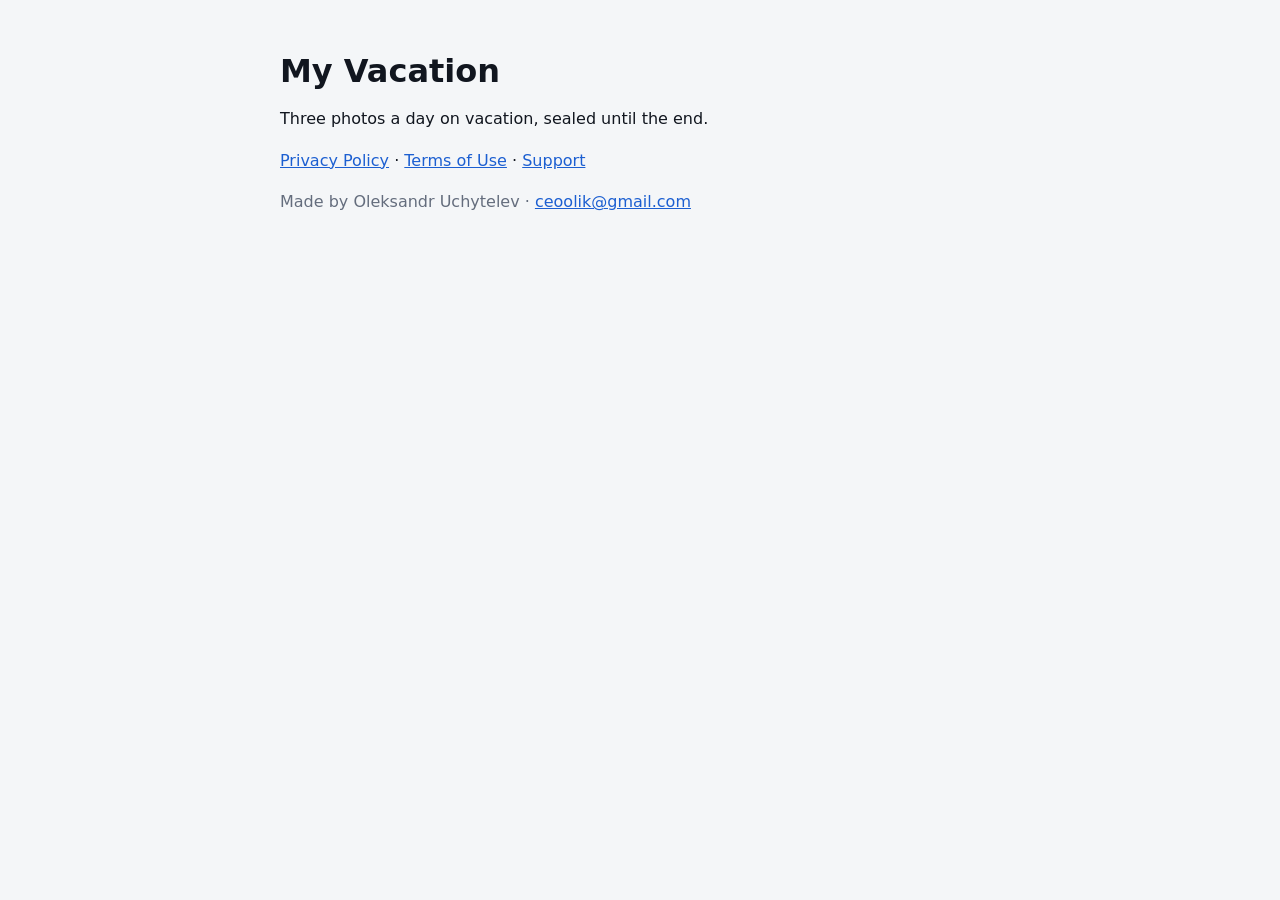
<file: index.html>
<!doctype html>
<!-- Source of https://recordsmen.github.io/my-vacation-legal/. Render with docs/legal/build.py. -->
<html lang="en">
<head>
<meta charset="utf-8">
<meta name="viewport" content="width=device-width, initial-scale=1">
<title>My Vacation</title>
<link rel="stylesheet" href="legal.css">
</head>
<body>
<h1>My Vacation</h1>
<p>Three photos a day on vacation, sealed until the end.</p>
<p><a href="privacy.html">Privacy Policy</a> · <a href="terms.html">Terms of Use</a> · <a href="support.html">Support</a></p>
<p class="muted">Made by Oleksandr Uchytelev · <a href="mailto:ceoolik@gmail.com">ceoolik@gmail.com</a></p>
</body>
</html>
</file>
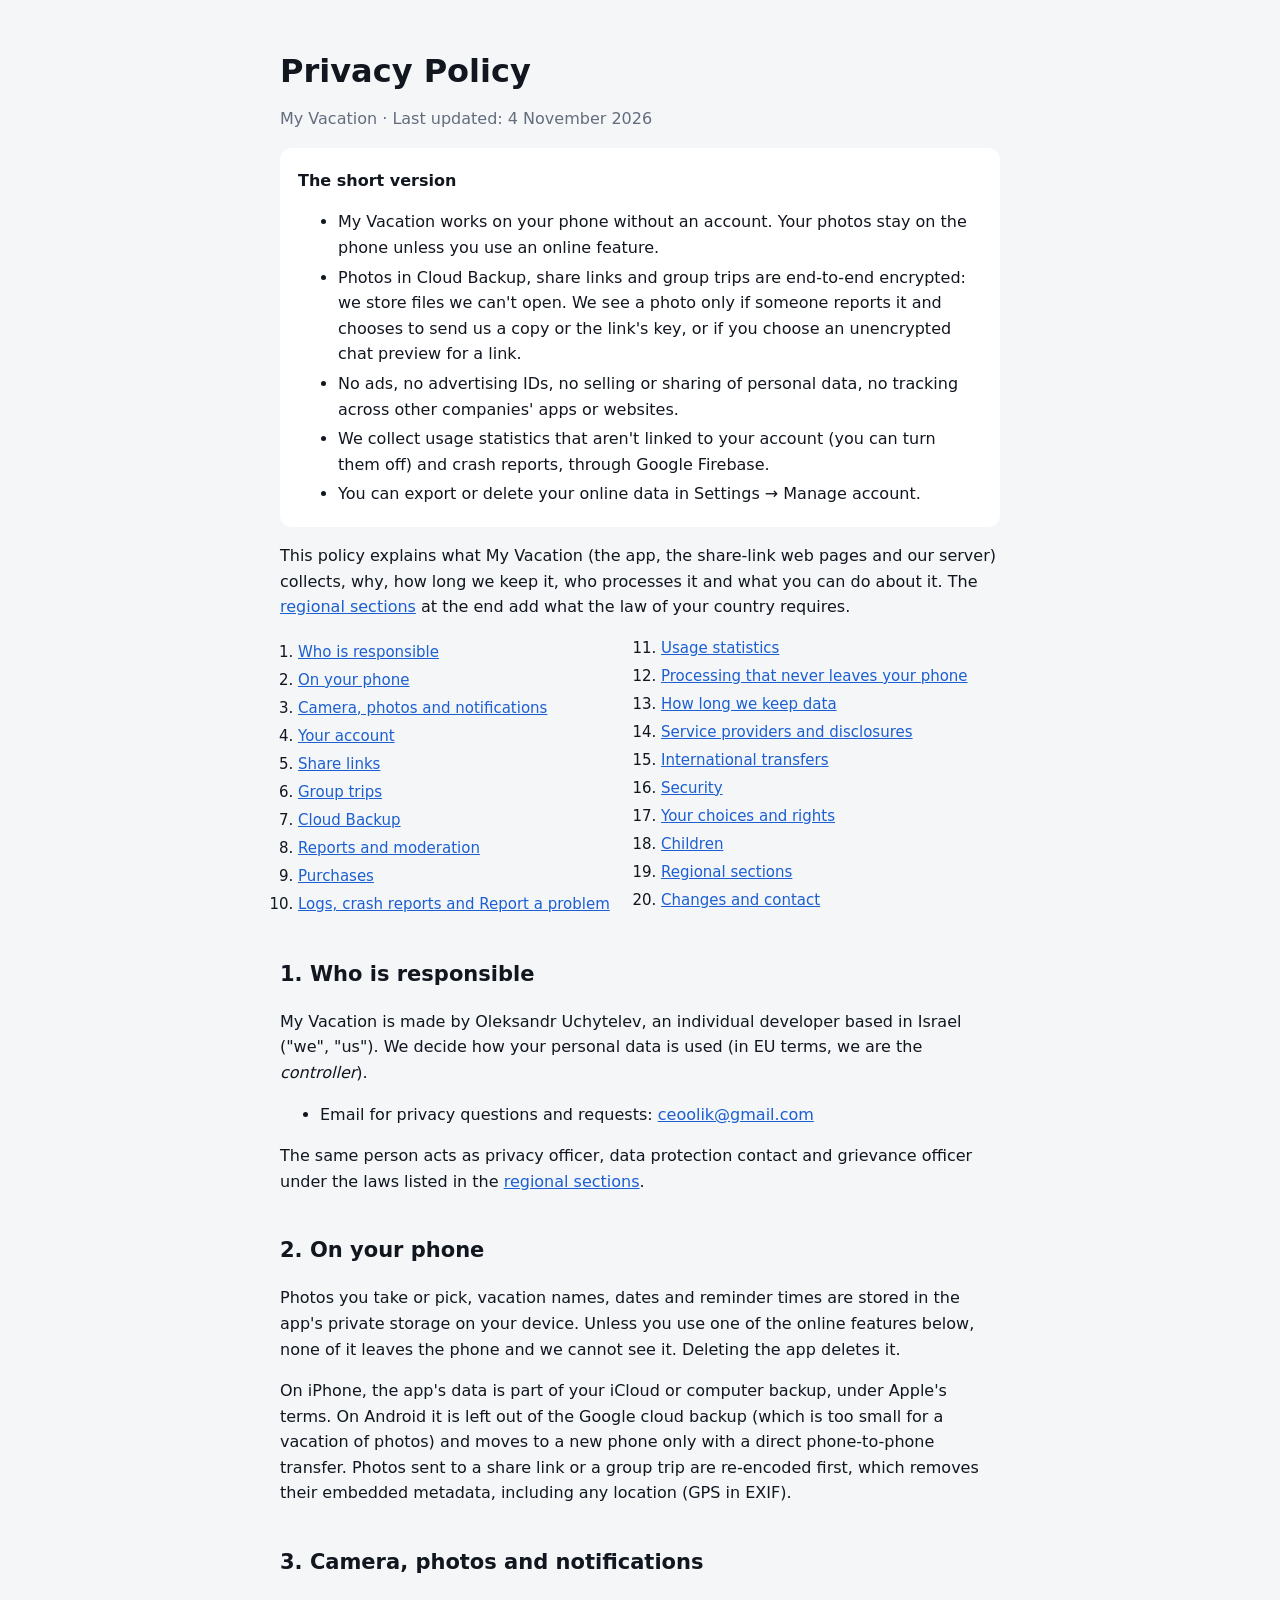
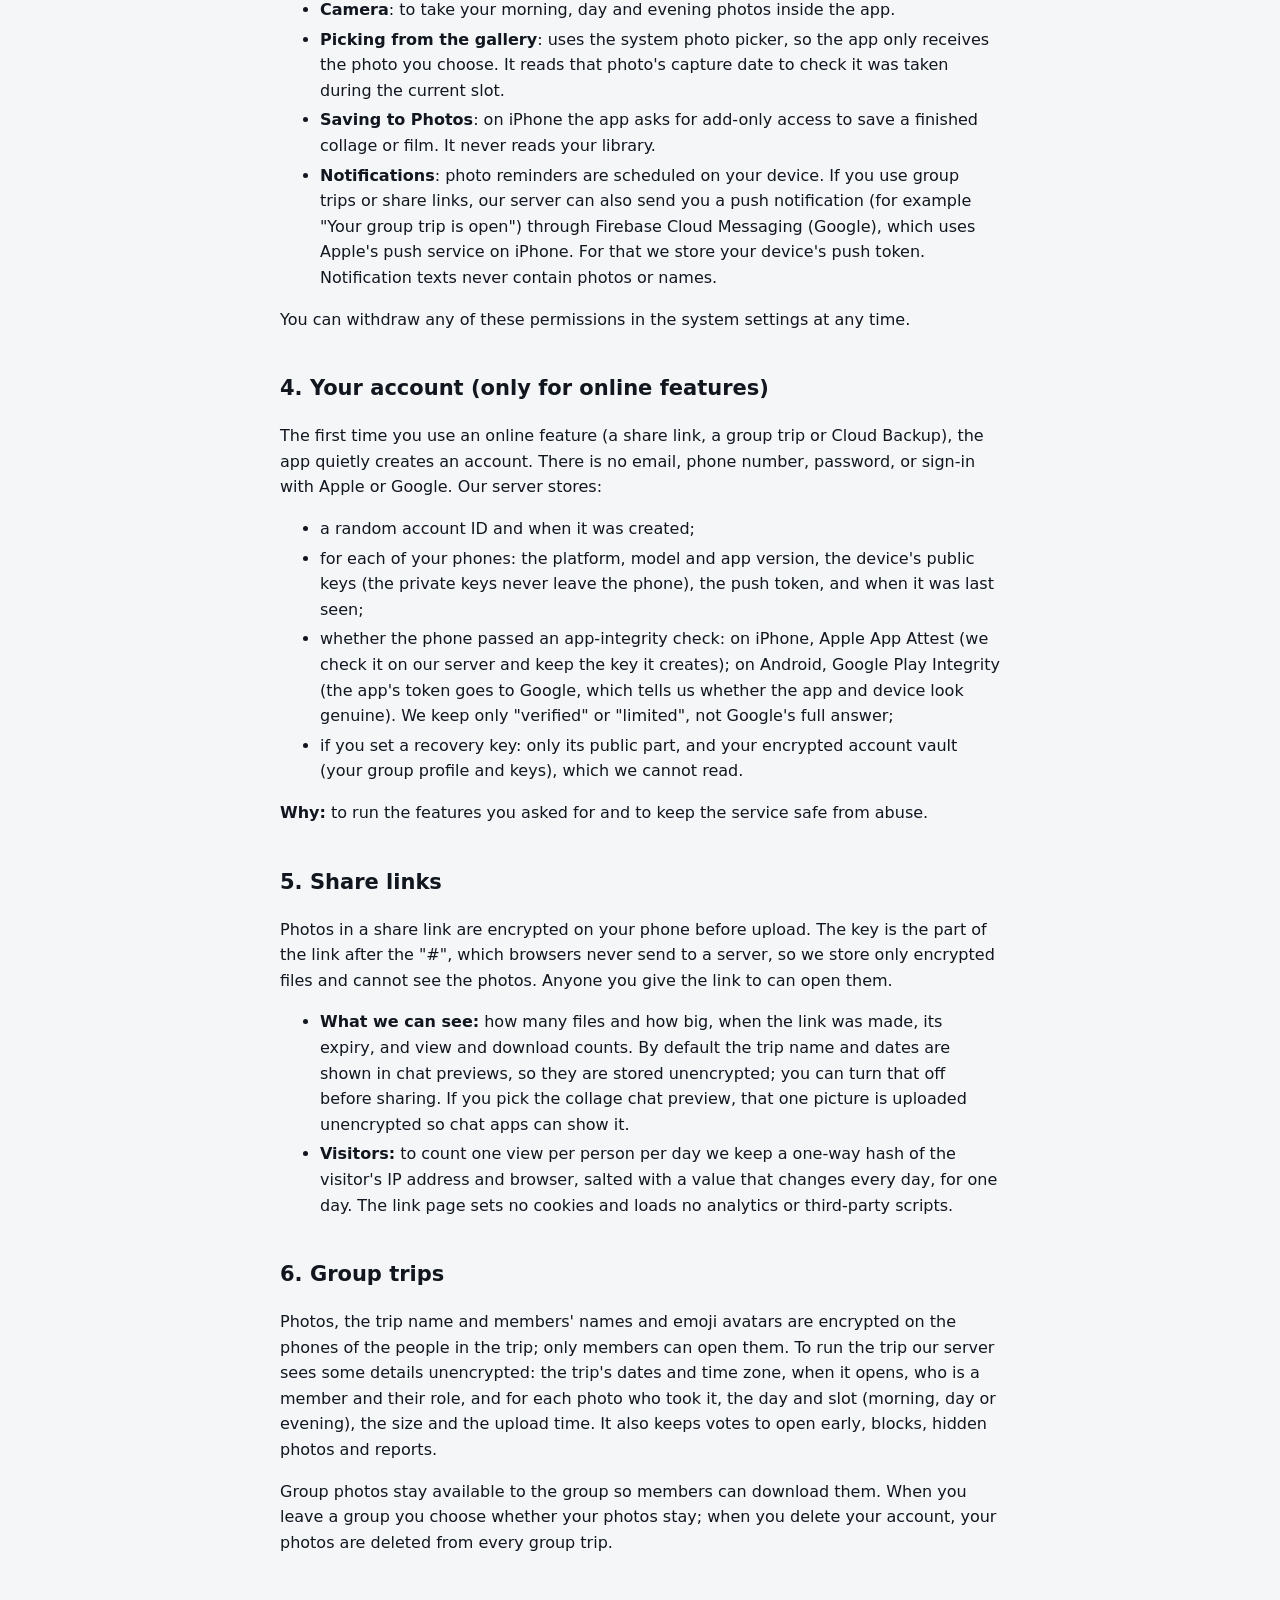
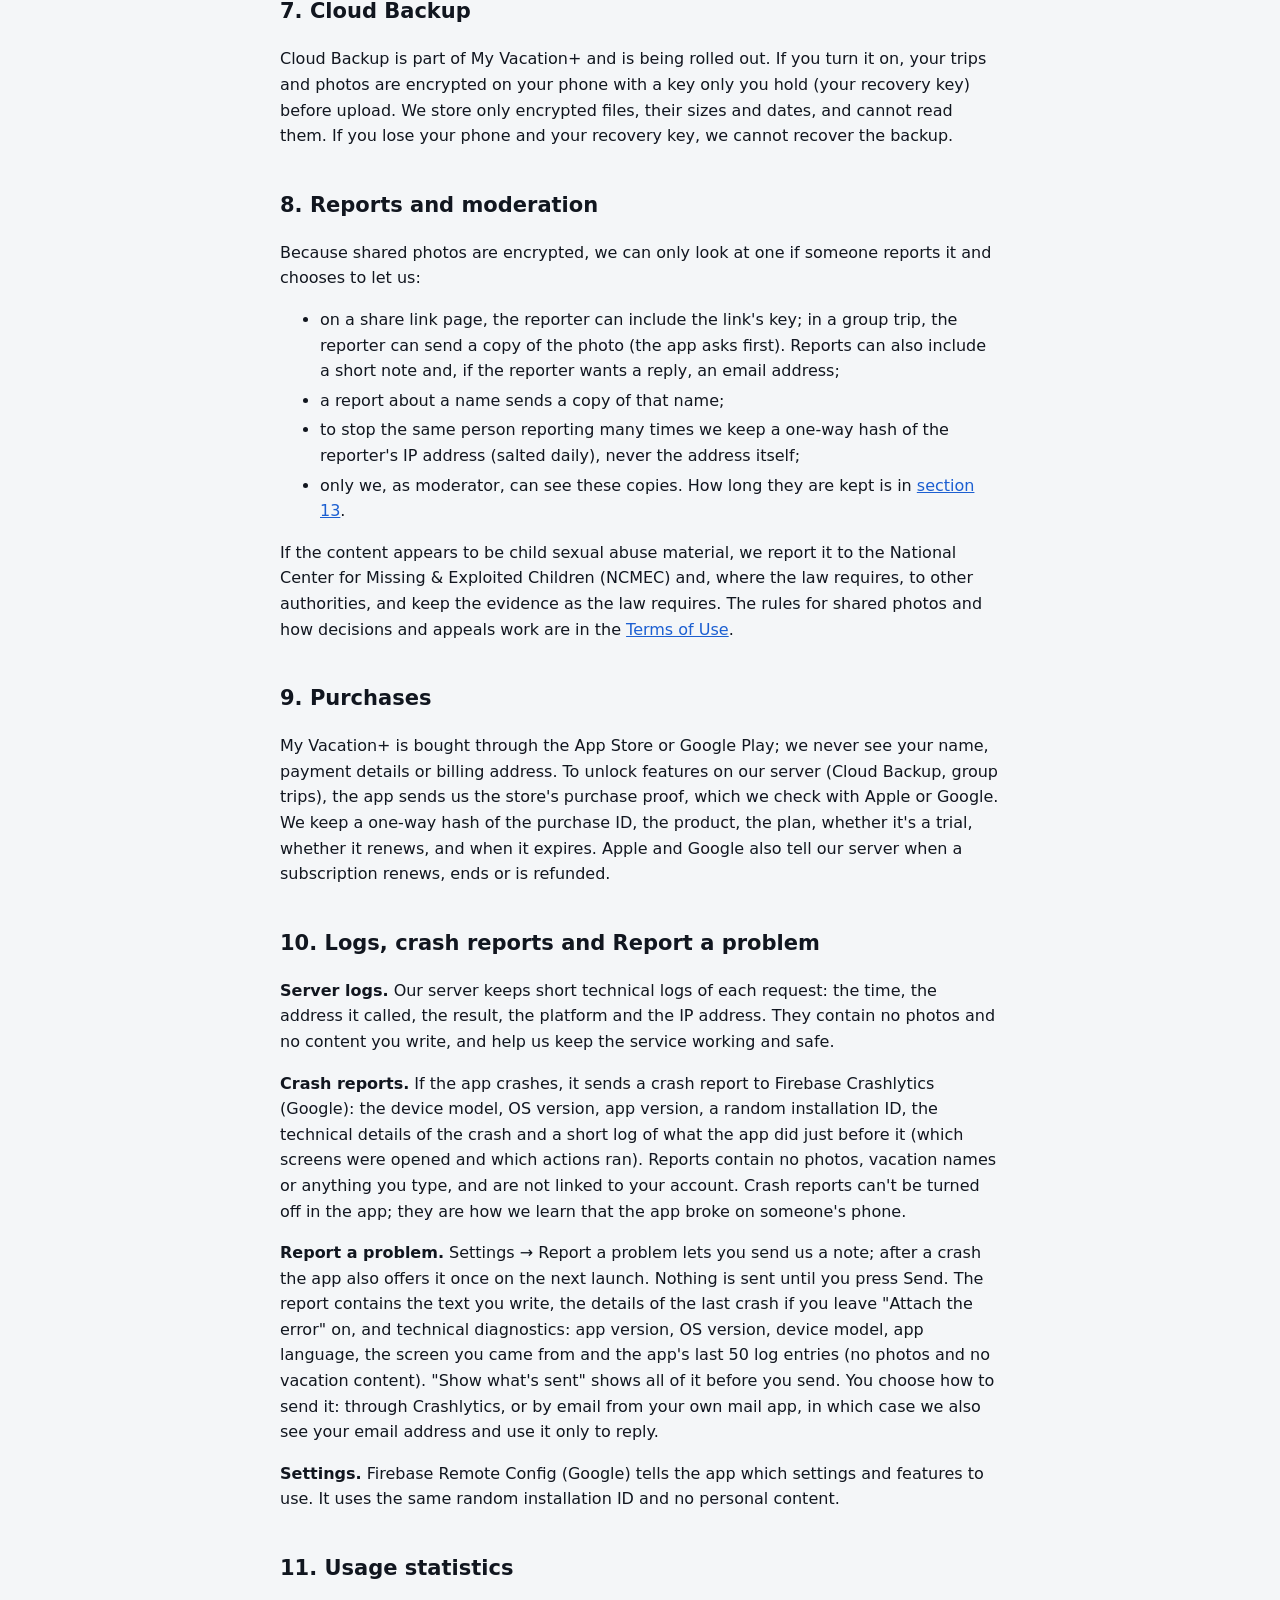
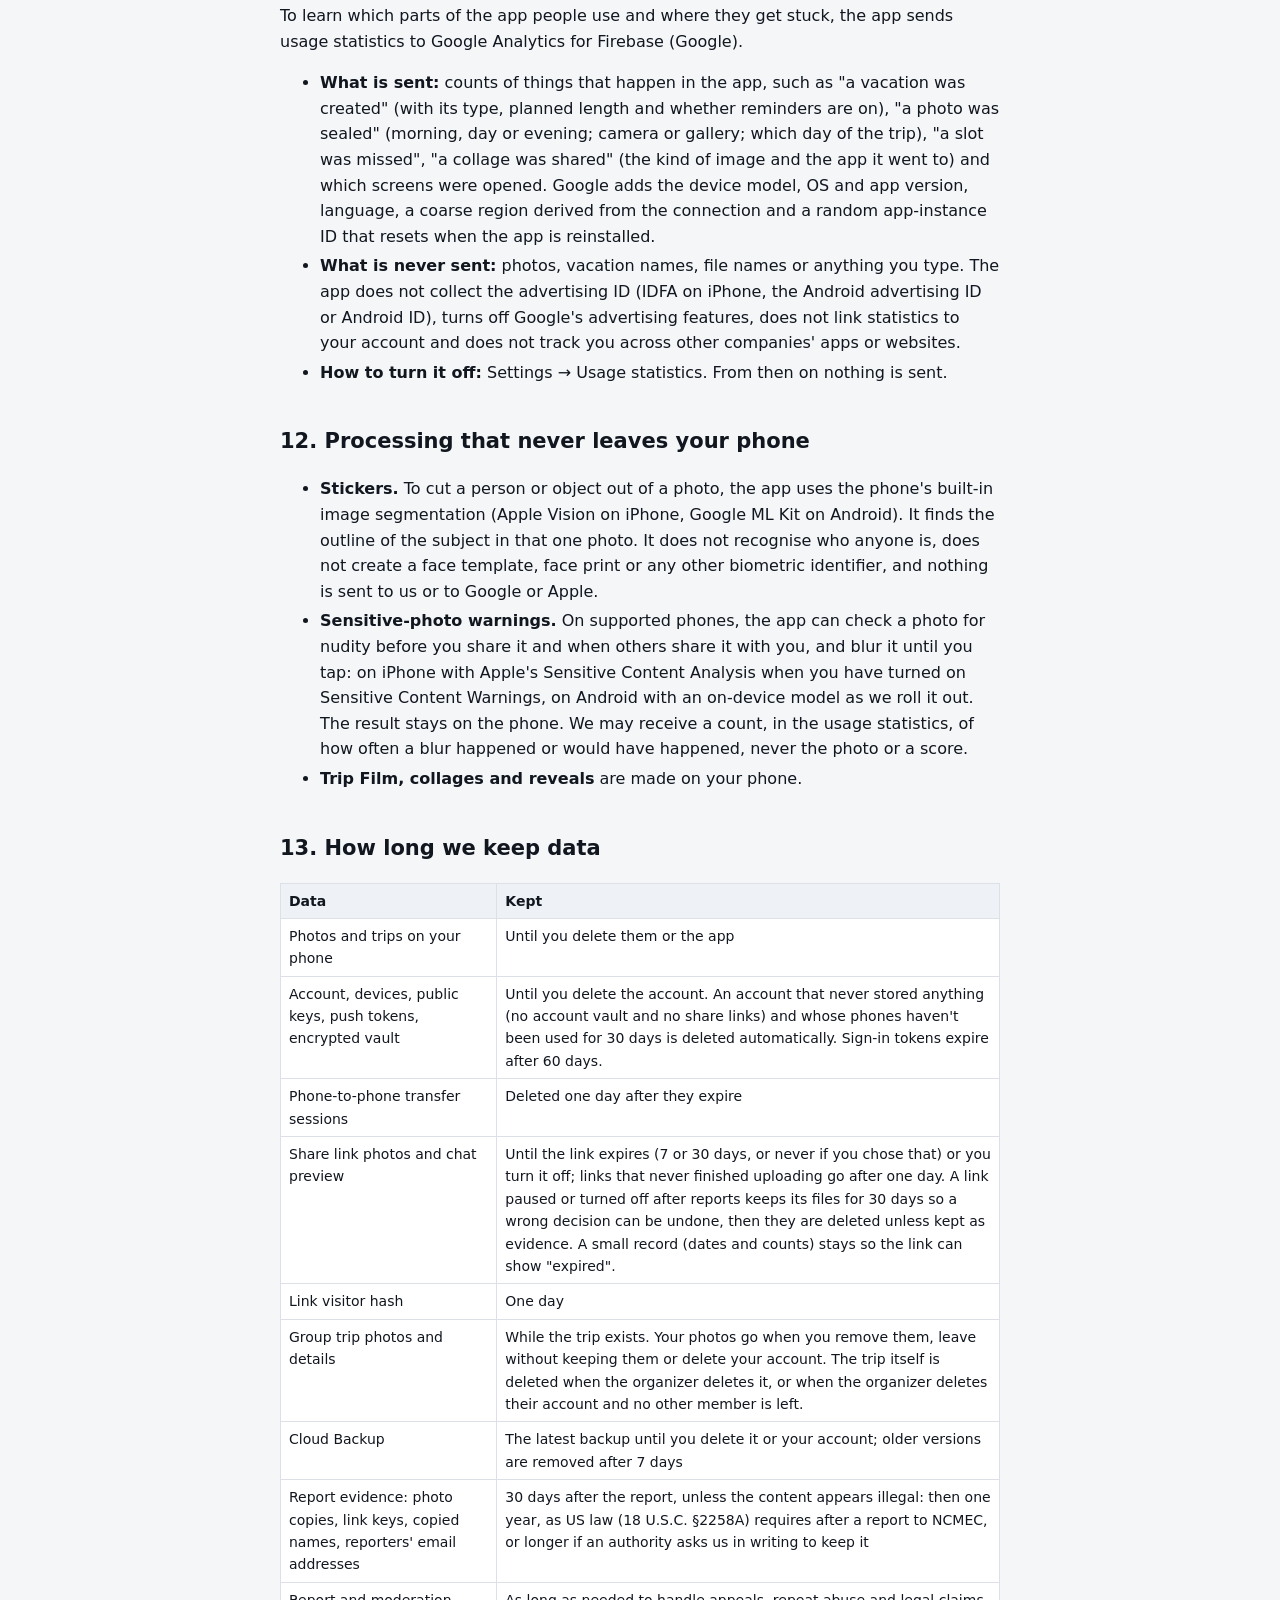
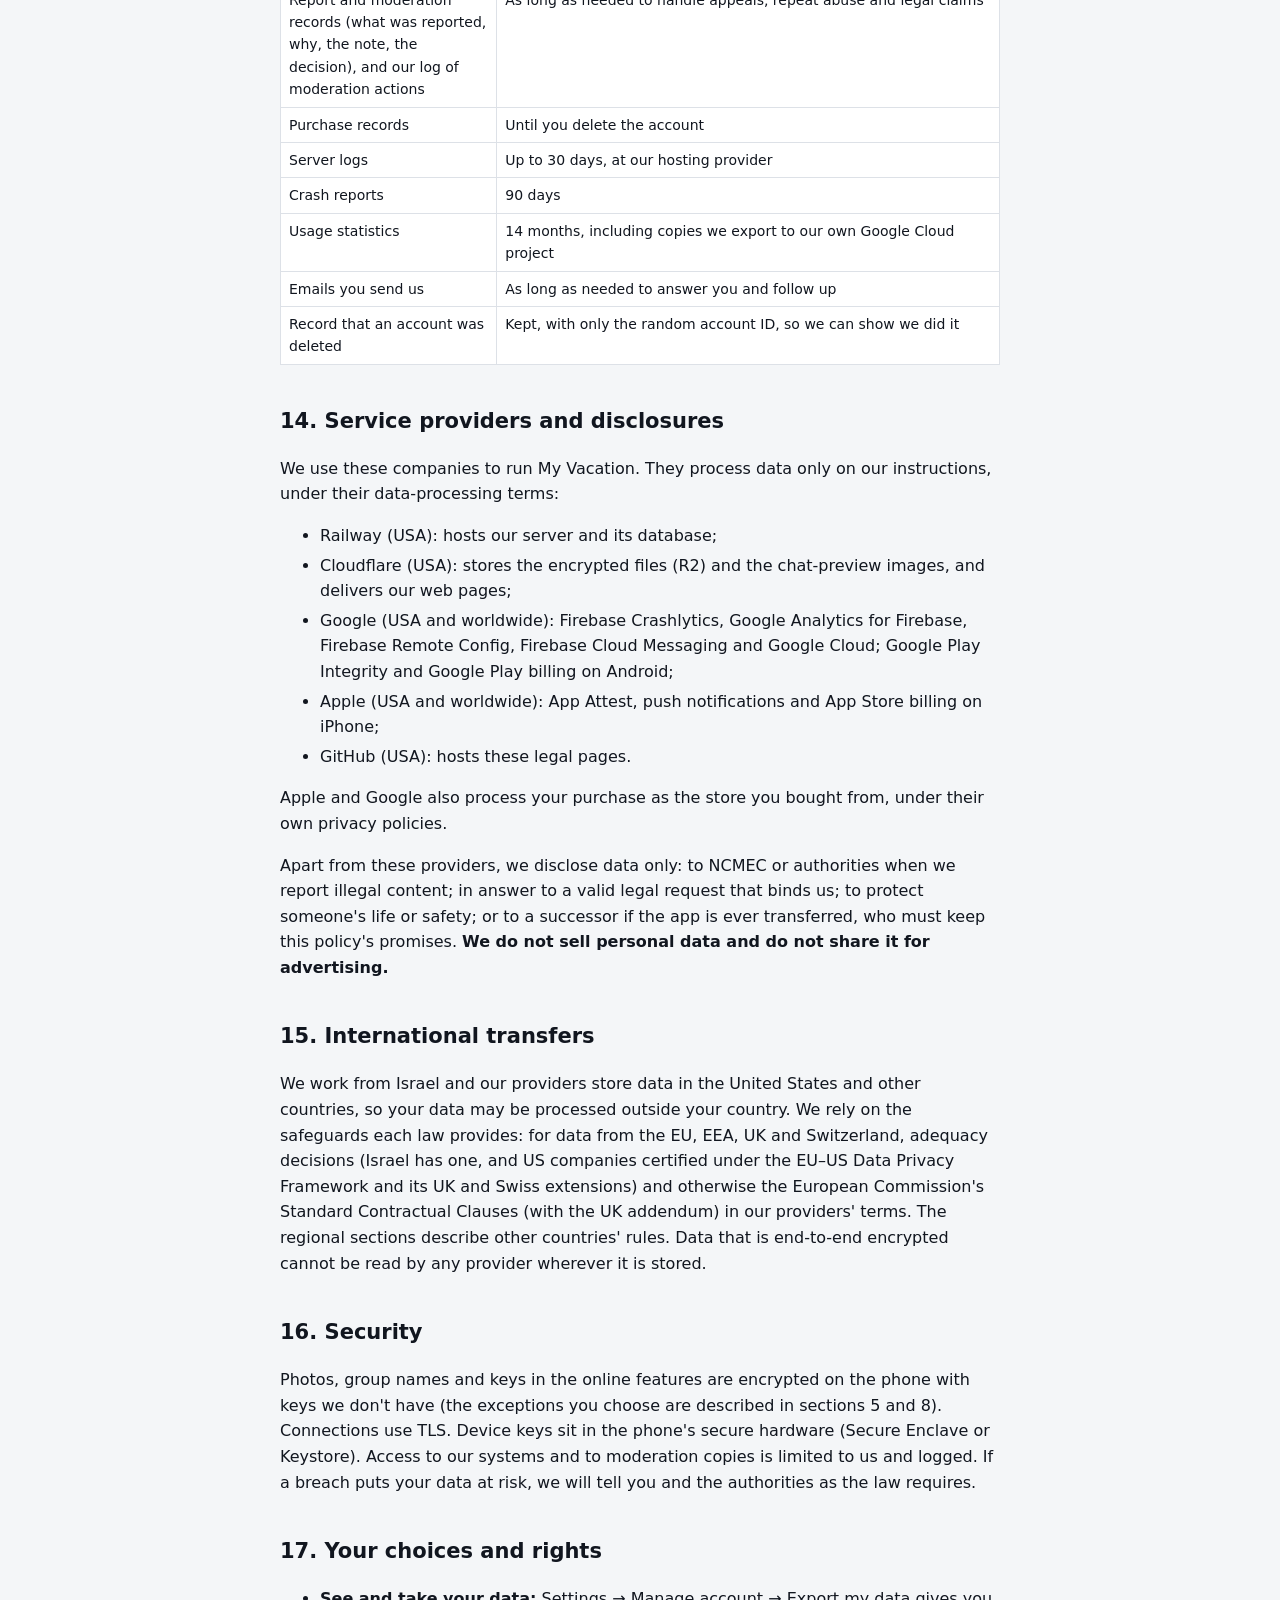
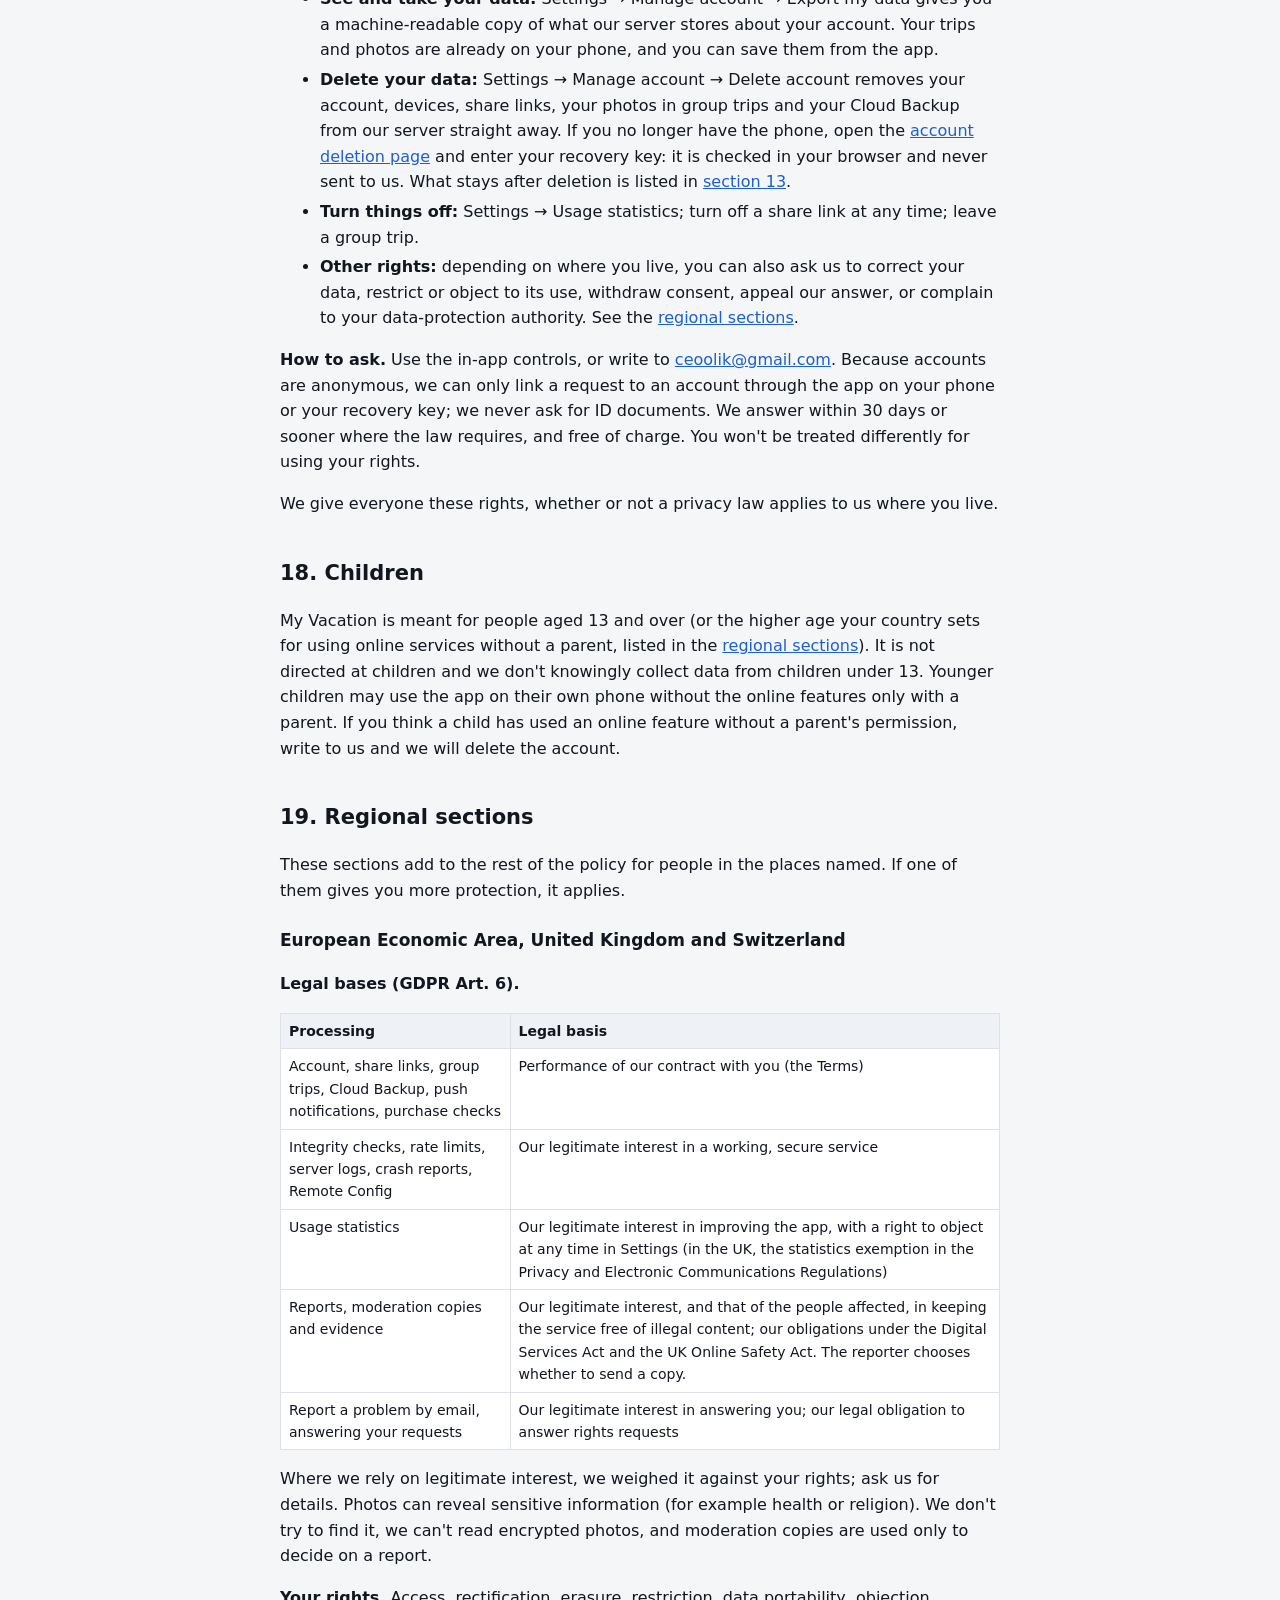
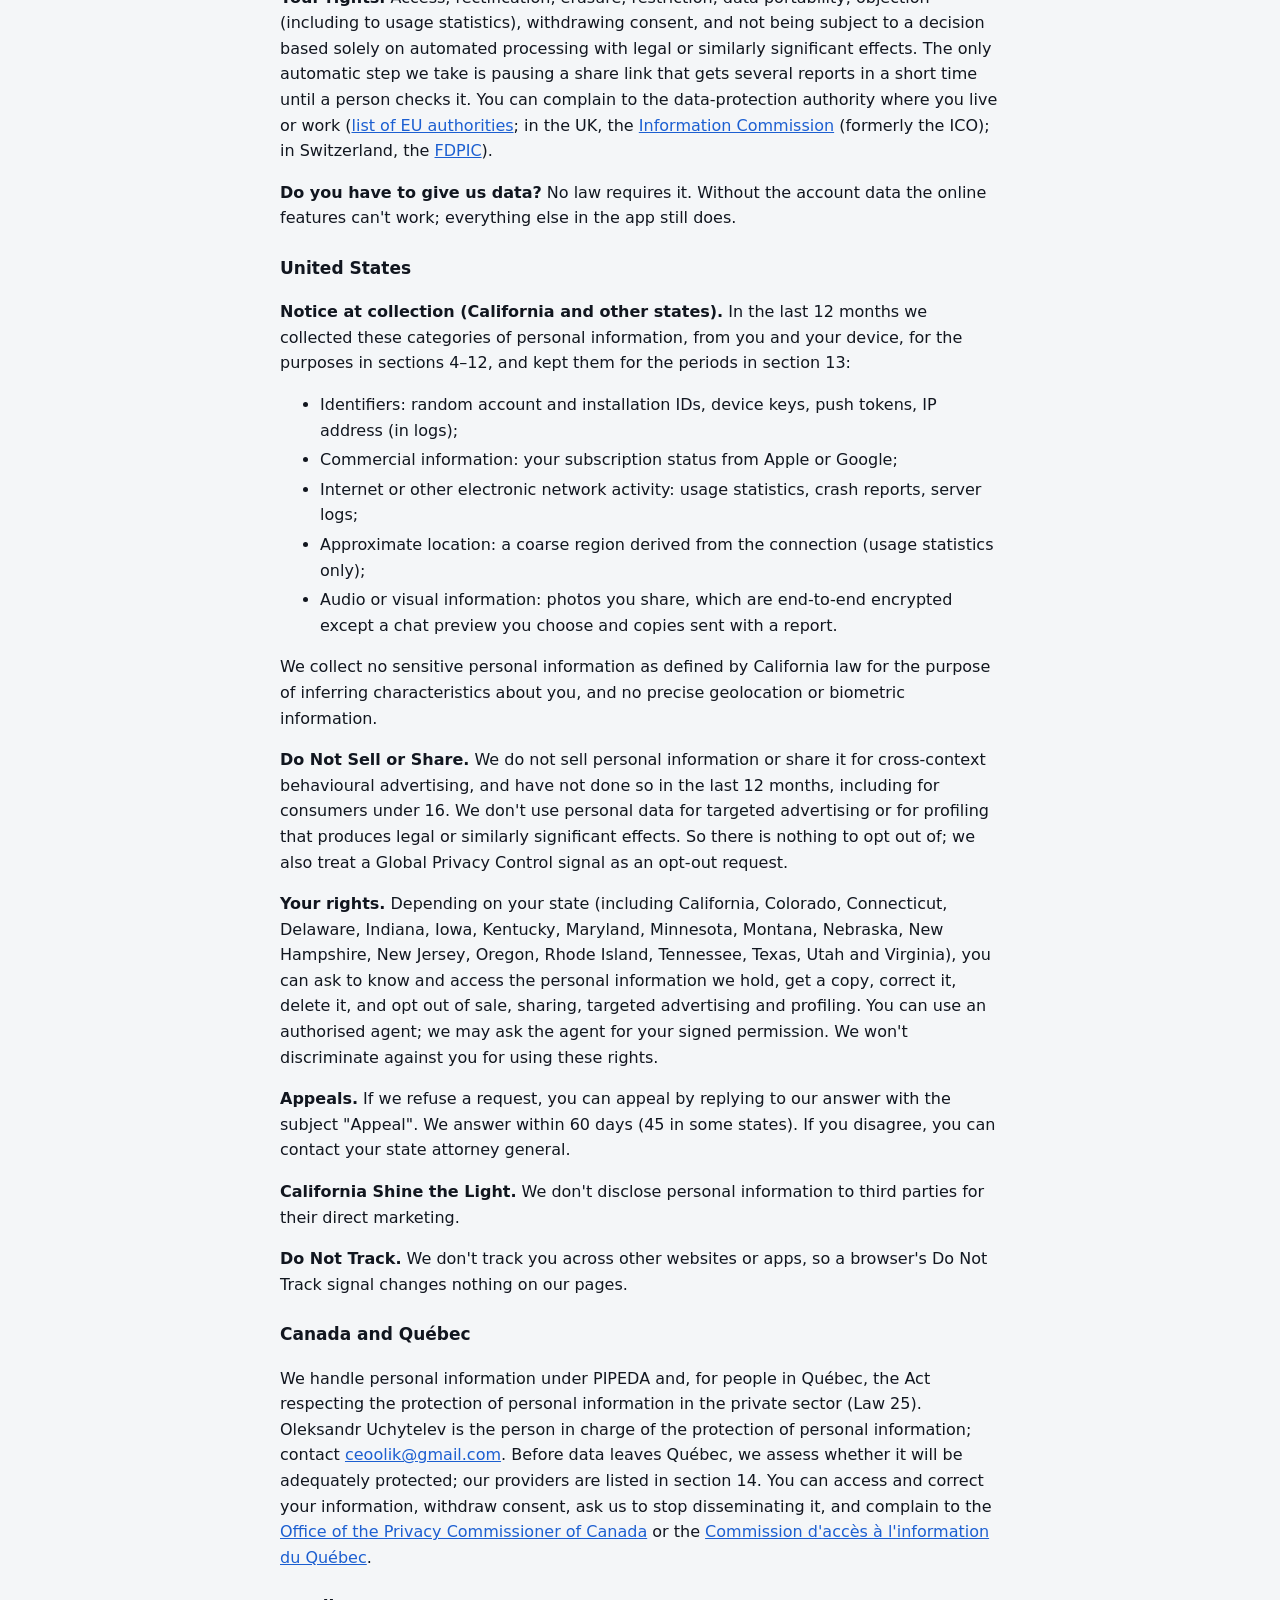
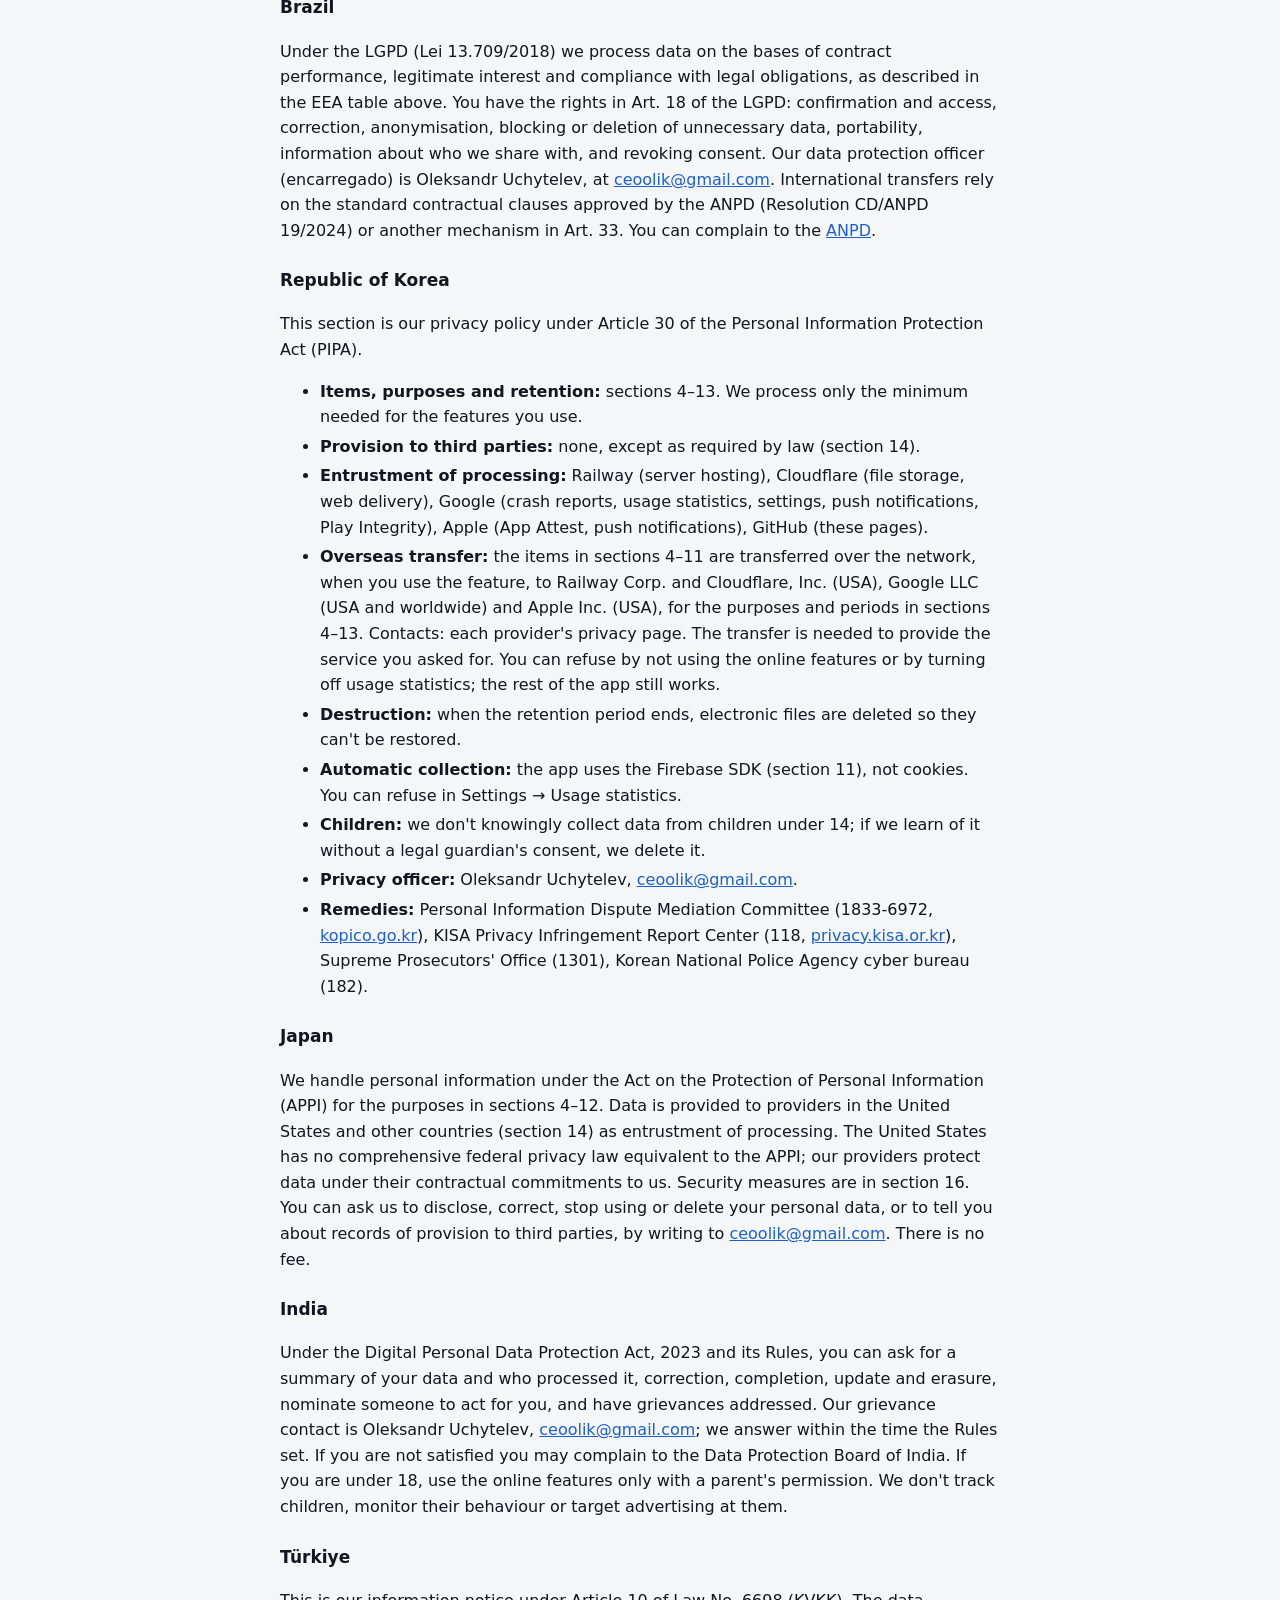
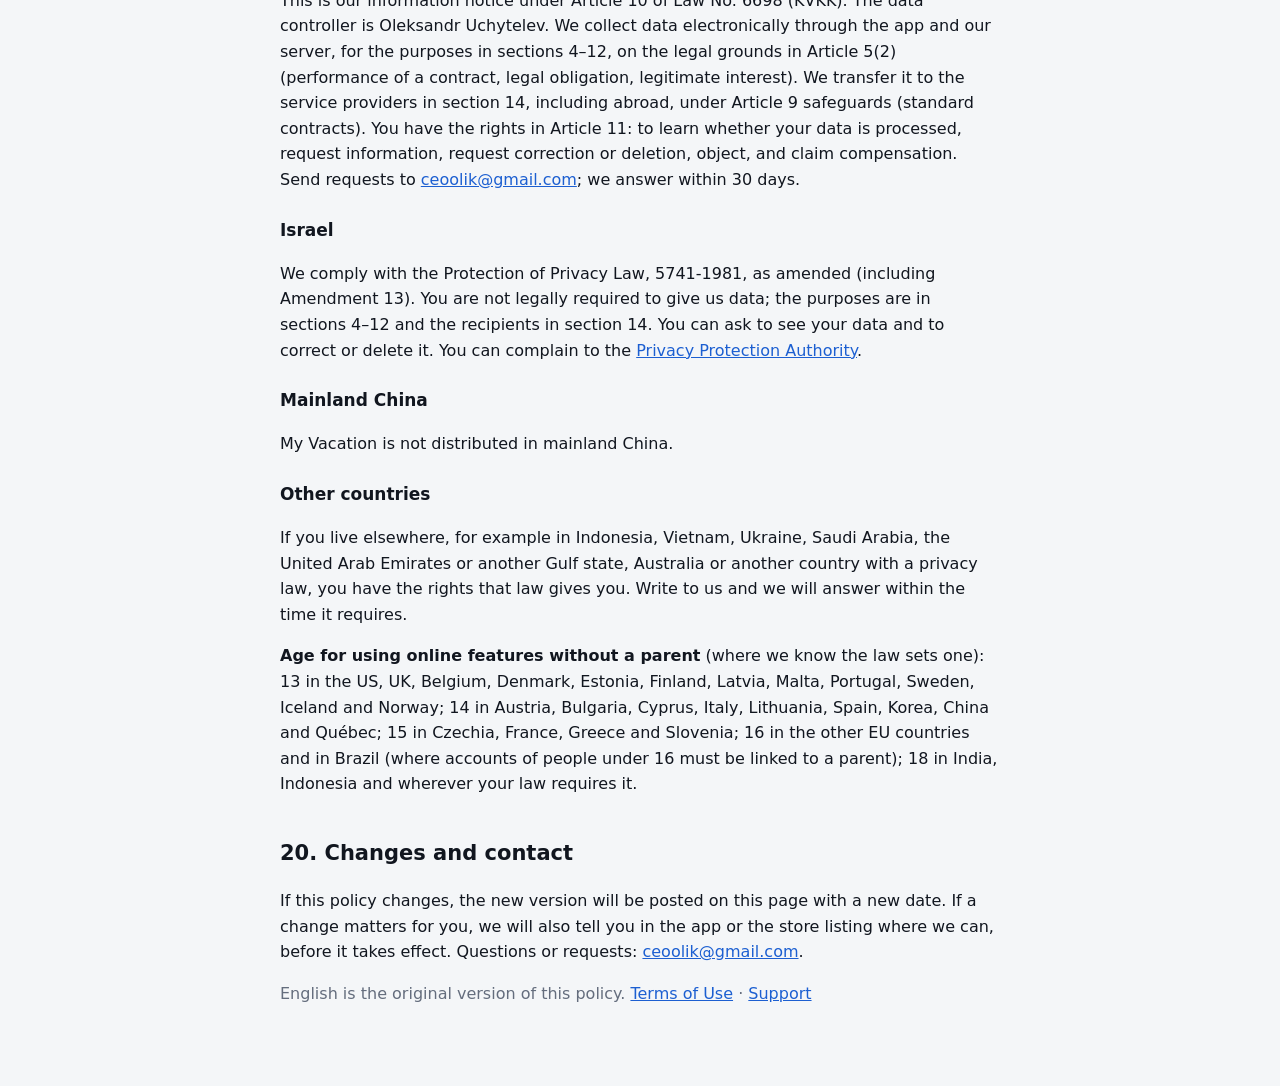
<file: privacy.html>
<!doctype html>
<!--
  Source of https://recordsmen.github.io/my-vacation-legal/privacy.html. Edit here, then render with docs/legal/build.py
  (contact details come from site.json). Draft for review by counsel: see docs/legal/FOR_LAWYER.md and JURISDICTIONS.md.
  Keep the ids: the app, the share-link web viewer and the Terms link to them.
-->
<html lang="en">
<head>
<meta charset="utf-8">
<meta name="viewport" content="width=device-width, initial-scale=1">
<title>My Vacation — Privacy Policy</title>
<link rel="stylesheet" href="legal.css">
</head>
<body>
<h1>Privacy Policy</h1>
<p class="muted">My Vacation · Last updated: 4 November 2026</p>

<div class="summary">
<p><b>The short version</b></p>
<ul>
  <li>My Vacation works on your phone without an account. Your photos stay on the phone unless you use an online feature.</li>
  <li>Photos in Cloud Backup, share links and group trips are end-to-end encrypted: we store files we can't open. We see a photo only if someone reports it and chooses to send us a copy or the link's key, or if you choose an unencrypted chat preview for a link.</li>
  <li>No ads, no advertising IDs, no selling or sharing of personal data, no tracking across other companies' apps or websites.</li>
  <li>We collect usage statistics that aren't linked to your account (you can turn them off) and crash reports, through Google Firebase.</li>
  <li>You can export or delete your online data in Settings → Manage account.</li>
</ul>
</div>

<p>This policy explains what My Vacation (the app, the share-link web pages and our server) collects, why, how long we keep it, who processes it and what you can do about it. The <a href="#regions">regional sections</a> at the end add what the law of your country requires.</p>

<ol class="toc">
  <li><a href="#who">Who is responsible</a></li>
  <li><a href="#device">On your phone</a></li>
  <li><a href="#permissions">Camera, photos and notifications</a></li>
  <li><a href="#account">Your account</a></li>
  <li><a href="#links">Share links</a></li>
  <li><a href="#groups">Group trips</a></li>
  <li><a href="#backup">Cloud Backup</a></li>
  <li><a href="#reports">Reports and moderation</a></li>
  <li><a href="#purchases">Purchases</a></li>
  <li><a href="#diagnostics">Logs, crash reports and Report a problem</a></li>
  <li><a href="#analytics">Usage statistics</a></li>
  <li><a href="#on-device">Processing that never leaves your phone</a></li>
  <li><a href="#retention">How long we keep data</a></li>
  <li><a href="#providers">Service providers and disclosures</a></li>
  <li><a href="#transfers">International transfers</a></li>
  <li><a href="#security">Security</a></li>
  <li><a href="#rights">Your choices and rights</a></li>
  <li><a href="#children">Children</a></li>
  <li><a href="#regions">Regional sections</a></li>
  <li><a href="#changes">Changes and contact</a></li>
</ol>

<h2 id="who">1. Who is responsible</h2>
<p>My Vacation is made by Oleksandr Uchytelev, an individual developer based in Israel ("we", "us"). We decide how your personal data is used (in EU terms, we are the <i>controller</i>).</p>
<ul>
  <li>Email for privacy questions and requests: <a href="mailto:ceoolik@gmail.com?subject=My%20Vacation%20privacy">ceoolik@gmail.com</a></li>
  
  
  
</ul>
<p>The same person acts as privacy officer, data protection contact and grievance officer under the laws listed in the <a href="#regions">regional sections</a>.</p>

<h2 id="device">2. On your phone</h2>
<p>Photos you take or pick, vacation names, dates and reminder times are stored in the app's private storage on your device. Unless you use one of the online features below, none of it leaves the phone and we cannot see it. Deleting the app deletes it.</p>
<p>On iPhone, the app's data is part of your iCloud or computer backup, under Apple's terms. On Android it is left out of the Google cloud backup (which is too small for a vacation of photos) and moves to a new phone only with a direct phone-to-phone transfer. Photos sent to a share link or a group trip are re-encoded first, which removes their embedded metadata, including any location (GPS in EXIF).</p>

<h2 id="permissions">3. Camera, photos and notifications</h2>
<ul>
  <li><b>Camera</b>: to take your morning, day and evening photos inside the app.</li>
  <li><b>Picking from the gallery</b>: uses the system photo picker, so the app only receives the photo you choose. It reads that photo's capture date to check it was taken during the current slot.</li>
  <li><b>Saving to Photos</b>: on iPhone the app asks for add-only access to save a finished collage or film. It never reads your library.</li>
  <li><b>Notifications</b>: photo reminders are scheduled on your device. If you use group trips or share links, our server can also send you a push notification (for example "Your group trip is open") through Firebase Cloud Messaging (Google), which uses Apple's push service on iPhone. For that we store your device's push token. Notification texts never contain photos or names.</li>
</ul>
<p>You can withdraw any of these permissions in the system settings at any time.</p>

<h2 id="account">4. Your account (only for online features)</h2>
<p>The first time you use an online feature (a share link, a group trip or Cloud Backup), the app quietly creates an account. There is no email, phone number, password, or sign-in with Apple or Google. Our server stores:</p>
<ul>
  <li>a random account ID and when it was created;</li>
  <li>for each of your phones: the platform, model and app version, the device's public keys (the private keys never leave the phone), the push token, and when it was last seen;</li>
  <li>whether the phone passed an app-integrity check: on iPhone, Apple App Attest (we check it on our server and keep the key it creates); on Android, Google Play Integrity (the app's token goes to Google, which tells us whether the app and device look genuine). We keep only "verified" or "limited", not Google's full answer;</li>
  <li>if you set a recovery key: only its public part, and your encrypted account vault (your group profile and keys), which we cannot read.</li>
</ul>
<p><b>Why:</b> to run the features you asked for and to keep the service safe from abuse.</p>

<h2 id="links">5. Share links</h2>
<p>Photos in a share link are encrypted on your phone before upload. The key is the part of the link after the "#", which browsers never send to a server, so we store only encrypted files and cannot see the photos. Anyone you give the link to can open them.</p>
<ul>
  <li><b>What we can see:</b> how many files and how big, when the link was made, its expiry, and view and download counts. By default the trip name and dates are shown in chat previews, so they are stored unencrypted; you can turn that off before sharing. If you pick the collage chat preview, that one picture is uploaded unencrypted so chat apps can show it.</li>
  <li><b>Visitors:</b> to count one view per person per day we keep a one-way hash of the visitor's IP address and browser, salted with a value that changes every day, for one day. The link page sets no cookies and loads no analytics or third-party scripts.</li>
</ul>

<h2 id="groups">6. Group trips</h2>
<p>Photos, the trip name and members' names and emoji avatars are encrypted on the phones of the people in the trip; only members can open them. To run the trip our server sees some details unencrypted: the trip's dates and time zone, when it opens, who is a member and their role, and for each photo who took it, the day and slot (morning, day or evening), the size and the upload time. It also keeps votes to open early, blocks, hidden photos and reports.</p>
<p>Group photos stay available to the group so members can download them. When you leave a group you choose whether your photos stay; when you delete your account, your photos are deleted from every group trip.</p>

<h2 id="backup">7. Cloud Backup</h2>
<p>Cloud Backup is part of My Vacation+ and is being rolled out. If you turn it on, your trips and photos are encrypted on your phone with a key only you hold (your recovery key) before upload. We store only encrypted files, their sizes and dates, and cannot read them. If you lose your phone and your recovery key, we cannot recover the backup.</p>

<h2 id="reports">8. Reports and moderation</h2>
<p>Because shared photos are encrypted, we can only look at one if someone reports it and chooses to let us:</p>
<ul>
  <li>on a share link page, the reporter can include the link's key; in a group trip, the reporter can send a copy of the photo (the app asks first). Reports can also include a short note and, if the reporter wants a reply, an email address;</li>
  <li>a report about a name sends a copy of that name;</li>
  <li>to stop the same person reporting many times we keep a one-way hash of the reporter's IP address (salted daily), never the address itself;</li>
  <li>only we, as moderator, can see these copies. How long they are kept is in <a href="#retention">section 13</a>.</li>
</ul>
<p>If the content appears to be child sexual abuse material, we report it to the National Center for Missing &amp; Exploited Children (NCMEC) and, where the law requires, to other authorities, and keep the evidence as the law requires. The rules for shared photos and how decisions and appeals work are in the <a href="terms.html#community-rules">Terms of Use</a>.</p>

<h2 id="purchases">9. Purchases</h2>
<p>My Vacation+ is bought through the App Store or Google Play; we never see your name, payment details or billing address. To unlock features on our server (Cloud Backup, group trips), the app sends us the store's purchase proof, which we check with Apple or Google. We keep a one-way hash of the purchase ID, the product, the plan, whether it's a trial, whether it renews, and when it expires. Apple and Google also tell our server when a subscription renews, ends or is refunded.</p>

<h2 id="diagnostics">10. Logs, crash reports and Report a problem</h2>
<p><b>Server logs.</b> Our server keeps short technical logs of each request: the time, the address it called, the result, the platform and the IP address. They contain no photos and no content you write, and help us keep the service working and safe.</p>
<p><b>Crash reports.</b> If the app crashes, it sends a crash report to Firebase Crashlytics (Google): the device model, OS version, app version, a random installation ID, the technical details of the crash and a short log of what the app did just before it (which screens were opened and which actions ran). Reports contain no photos, vacation names or anything you type, and are not linked to your account. Crash reports can't be turned off in the app; they are how we learn that the app broke on someone's phone.</p>
<p><b>Report a problem.</b> Settings → Report a problem lets you send us a note; after a crash the app also offers it once on the next launch. Nothing is sent until you press Send. The report contains the text you write, the details of the last crash if you leave "Attach the error" on, and technical diagnostics: app version, OS version, device model, app language, the screen you came from and the app's last 50 log entries (no photos and no vacation content). "Show what's sent" shows all of it before you send. You choose how to send it: through Crashlytics, or by email from your own mail app, in which case we also see your email address and use it only to reply.</p>
<p><b>Settings.</b> Firebase Remote Config (Google) tells the app which settings and features to use. It uses the same random installation ID and no personal content.</p>

<h2 id="analytics">11. Usage statistics</h2>
<p>To learn which parts of the app people use and where they get stuck, the app sends usage statistics to Google Analytics for Firebase (Google).</p>
<ul>
  <li><b>What is sent:</b> counts of things that happen in the app, such as "a vacation was created" (with its type, planned length and whether reminders are on), "a photo was sealed" (morning, day or evening; camera or gallery; which day of the trip), "a slot was missed", "a collage was shared" (the kind of image and the app it went to) and which screens were opened. Google adds the device model, OS and app version, language, a coarse region derived from the connection and a random app-instance ID that resets when the app is reinstalled.</li>
  <li><b>What is never sent:</b> photos, vacation names, file names or anything you type. The app does not collect the advertising ID (IDFA on iPhone, the Android advertising ID or Android ID), turns off Google's advertising features, does not link statistics to your account and does not track you across other companies' apps or websites.</li>
  <li><b>How to turn it off:</b> Settings → Usage statistics. From then on nothing is sent.</li>
</ul>

<h2 id="on-device">12. Processing that never leaves your phone</h2>
<ul>
  <li><b>Stickers.</b> To cut a person or object out of a photo, the app uses the phone's built-in image segmentation (Apple Vision on iPhone, Google ML Kit on Android). It finds the outline of the subject in that one photo. It does not recognise who anyone is, does not create a face template, face print or any other biometric identifier, and nothing is sent to us or to Google or Apple.</li>
  <li><b>Sensitive-photo warnings.</b> On supported phones, the app can check a photo for nudity before you share it and when others share it with you, and blur it until you tap: on iPhone with Apple's Sensitive Content Analysis when you have turned on Sensitive Content Warnings, on Android with an on-device model as we roll it out. The result stays on the phone. We may receive a count, in the usage statistics, of how often a blur happened or would have happened, never the photo or a score.</li>
  <li><b>Trip Film, collages and reveals</b> are made on your phone.</li>
</ul>

<h2 id="retention">13. How long we keep data</h2>
<div class="table-wrap">
<table>
  <tr><th>Data</th><th>Kept</th></tr>
  <tr><td>Photos and trips on your phone</td><td>Until you delete them or the app</td></tr>
  <tr><td>Account, devices, public keys, push tokens, encrypted vault</td><td>Until you delete the account. An account that never stored anything (no account vault and no share links) and whose phones haven't been used for 30 days is deleted automatically. Sign-in tokens expire after 60 days.</td></tr>
  <tr><td>Phone-to-phone transfer sessions</td><td>Deleted one day after they expire</td></tr>
  <tr><td>Share link photos and chat preview</td><td>Until the link expires (7 or 30 days, or never if you chose that) or you turn it off; links that never finished uploading go after one day. A link paused or turned off after reports keeps its files for 30 days so a wrong decision can be undone, then they are deleted unless kept as evidence. A small record (dates and counts) stays so the link can show "expired".</td></tr>
  <tr><td>Link visitor hash</td><td>One day</td></tr>
  <tr><td>Group trip photos and details</td><td>While the trip exists. Your photos go when you remove them, leave without keeping them or delete your account. The trip itself is deleted when the organizer deletes it, or when the organizer deletes their account and no other member is left.</td></tr>
  <tr><td>Cloud Backup</td><td>The latest backup until you delete it or your account; older versions are removed after 7 days</td></tr>
  <tr><td>Report evidence: photo copies, link keys, copied names, reporters' email addresses</td><td>30 days after the report, unless the content appears illegal: then one year, as US law (18 U.S.C. §2258A) requires after a report to NCMEC, or longer if an authority asks us in writing to keep it</td></tr>
  <tr><td>Report and moderation records (what was reported, why, the note, the decision), and our log of moderation actions</td><td>As long as needed to handle appeals, repeat abuse and legal claims</td></tr>
  <tr><td>Purchase records</td><td>Until you delete the account</td></tr>
  <tr><td>Server logs</td><td>Up to 30 days, at our hosting provider</td></tr>
  <tr><td>Crash reports</td><td>90 days</td></tr>
  <tr><td>Usage statistics</td><td>14 months, including copies we export to our own Google Cloud project</td></tr>
  <tr><td>Emails you send us</td><td>As long as needed to answer you and follow up</td></tr>
  <tr><td>Record that an account was deleted</td><td>Kept, with only the random account ID, so we can show we did it</td></tr>
</table>
</div>

<h2 id="providers">14. Service providers and disclosures</h2>
<p>We use these companies to run My Vacation. They process data only on our instructions, under their data-processing terms:</p>
<ul>
  <li>Railway (USA): hosts our server and its database;</li>
  <li>Cloudflare (USA): stores the encrypted files (R2) and the chat-preview images, and delivers our web pages;</li>
  <li>Google (USA and worldwide): Firebase Crashlytics, Google Analytics for Firebase, Firebase Remote Config, Firebase Cloud Messaging and Google Cloud; Google Play Integrity and Google Play billing on Android;</li>
  <li>Apple (USA and worldwide): App Attest, push notifications and App Store billing on iPhone;</li>
  <li>GitHub (USA): hosts these legal pages.</li>
</ul>
<p>Apple and Google also process your purchase as the store you bought from, under their own privacy policies.</p>
<p>Apart from these providers, we disclose data only: to NCMEC or authorities when we report illegal content; in answer to a valid legal request that binds us; to protect someone's life or safety; or to a successor if the app is ever transferred, who must keep this policy's promises. <b>We do not sell personal data and do not share it for advertising.</b></p>

<h2 id="transfers">15. International transfers</h2>
<p>We work from Israel and our providers store data in the United States and other countries, so your data may be processed outside your country. We rely on the safeguards each law provides: for data from the EU, EEA, UK and Switzerland, adequacy decisions (Israel has one, and US companies certified under the EU–US Data Privacy Framework and its UK and Swiss extensions) and otherwise the European Commission's Standard Contractual Clauses (with the UK addendum) in our providers' terms. The regional sections describe other countries' rules. Data that is end-to-end encrypted cannot be read by any provider wherever it is stored.</p>

<h2 id="security">16. Security</h2>
<p>Photos, group names and keys in the online features are encrypted on the phone with keys we don't have (the exceptions you choose are described in sections 5 and 8). Connections use TLS. Device keys sit in the phone's secure hardware (Secure Enclave or Keystore). Access to our systems and to moderation copies is limited to us and logged. If a breach puts your data at risk, we will tell you and the authorities as the law requires.</p>

<h2 id="rights">17. Your choices and rights</h2>
<ul>
  <li><b>See and take your data:</b> Settings → Manage account → Export my data gives you a machine-readable copy of what our server stores about your account. Your trips and photos are already on your phone, and you can save them from the app.</li>
  <li><b>Delete your data:</b> Settings → Manage account → Delete account removes your account, devices, share links, your photos in group trips and your Cloud Backup from our server straight away. If you no longer have the phone, open the <a href="https://vacation-api.oliksplit.app/account/delete">account deletion page</a> and enter your recovery key: it is checked in your browser and never sent to us. What stays after deletion is listed in <a href="#retention">section 13</a>.</li>
  <li><b>Turn things off:</b> Settings → Usage statistics; turn off a share link at any time; leave a group trip.</li>
  <li><b>Other rights:</b> depending on where you live, you can also ask us to correct your data, restrict or object to its use, withdraw consent, appeal our answer, or complain to your data-protection authority. See the <a href="#regions">regional sections</a>.</li>
</ul>
<p><b>How to ask.</b> Use the in-app controls, or write to <a href="mailto:ceoolik@gmail.com?subject=My%20Vacation%20privacy%20request">ceoolik@gmail.com</a>. Because accounts are anonymous, we can only link a request to an account through the app on your phone or your recovery key; we never ask for ID documents. We answer within 30 days or sooner where the law requires, and free of charge. You won't be treated differently for using your rights.</p>
<p>We give everyone these rights, whether or not a privacy law applies to us where you live.</p>

<h2 id="children">18. Children</h2>
<p>My Vacation is meant for people aged 13 and over (or the higher age your country sets for using online services without a parent, listed in the <a href="#regions">regional sections</a>). It is not directed at children and we don't knowingly collect data from children under 13. Younger children may use the app on their own phone without the online features only with a parent. If you think a child has used an online feature without a parent's permission, write to us and we will delete the account.</p>

<h2 id="regions">19. Regional sections</h2>
<p>These sections add to the rest of the policy for people in the places named. If one of them gives you more protection, it applies.</p>

<h3 id="eea-uk">European Economic Area, United Kingdom and Switzerland</h3>
<p><b>Legal bases (GDPR Art. 6).</b></p>
<div class="table-wrap">
<table>
  <tr><th>Processing</th><th>Legal basis</th></tr>
  <tr><td>Account, share links, group trips, Cloud Backup, push notifications, purchase checks</td><td>Performance of our contract with you (the Terms)</td></tr>
  <tr><td>Integrity checks, rate limits, server logs, crash reports, Remote Config</td><td>Our legitimate interest in a working, secure service</td></tr>
  <tr><td>Usage statistics</td><td>Our legitimate interest in improving the app, with a right to object at any time in Settings (in the UK, the statistics exemption in the Privacy and Electronic Communications Regulations)</td></tr>
  <tr><td>Reports, moderation copies and evidence</td><td>Our legitimate interest, and that of the people affected, in keeping the service free of illegal content; our obligations under the Digital Services Act and the UK Online Safety Act. The reporter chooses whether to send a copy.</td></tr>
  <tr><td>Report a problem by email, answering your requests</td><td>Our legitimate interest in answering you; our legal obligation to answer rights requests</td></tr>
</table>
</div>
<p>Where we rely on legitimate interest, we weighed it against your rights; ask us for details. Photos can reveal sensitive information (for example health or religion). We don't try to find it, we can't read encrypted photos, and moderation copies are used only to decide on a report.</p>
<p><b>Your rights.</b> Access, rectification, erasure, restriction, data portability, objection (including to usage statistics), withdrawing consent, and not being subject to a decision based solely on automated processing with legal or similarly significant effects. The only automatic step we take is pausing a share link that gets several reports in a short time until a person checks it. You can complain to the data-protection authority where you live or work (<a href="https://edpb.europa.eu/about-edpb/about-edpb/members_en">list of EU authorities</a>; in the UK, the <a href="https://ico.org.uk/make-a-complaint/">Information Commission</a> (formerly the ICO); in Switzerland, the <a href="https://www.edoeb.admin.ch/">FDPIC</a>).</p>
<p><b>Do you have to give us data?</b> No law requires it. Without the account data the online features can't work; everything else in the app still does.</p>

<h3 id="us">United States</h3>
<p><b>Notice at collection (California and other states).</b> In the last 12 months we collected these categories of personal information, from you and your device, for the purposes in sections 4–12, and kept them for the periods in section 13:</p>
<ul>
  <li>Identifiers: random account and installation IDs, device keys, push tokens, IP address (in logs);</li>
  <li>Commercial information: your subscription status from Apple or Google;</li>
  <li>Internet or other electronic network activity: usage statistics, crash reports, server logs;</li>
  <li>Approximate location: a coarse region derived from the connection (usage statistics only);</li>
  <li>Audio or visual information: photos you share, which are end-to-end encrypted except a chat preview you choose and copies sent with a report.</li>
</ul>
<p>We collect no sensitive personal information as defined by California law for the purpose of inferring characteristics about you, and no precise geolocation or biometric information.</p>
<p><b>Do Not Sell or Share.</b> We do not sell personal information or share it for cross-context behavioural advertising, and have not done so in the last 12 months, including for consumers under 16. We don't use personal data for targeted advertising or for profiling that produces legal or similarly significant effects. So there is nothing to opt out of; we also treat a Global Privacy Control signal as an opt-out request.</p>
<p><b>Your rights.</b> Depending on your state (including California, Colorado, Connecticut, Delaware, Indiana, Iowa, Kentucky, Maryland, Minnesota, Montana, Nebraska, New Hampshire, New Jersey, Oregon, Rhode Island, Tennessee, Texas, Utah and Virginia), you can ask to know and access the personal information we hold, get a copy, correct it, delete it, and opt out of sale, sharing, targeted advertising and profiling. You can use an authorised agent; we may ask the agent for your signed permission. We won't discriminate against you for using these rights.</p>
<p><b>Appeals.</b> If we refuse a request, you can appeal by replying to our answer with the subject "Appeal". We answer within 60 days (45 in some states). If you disagree, you can contact your state attorney general.</p>
<p><b>California Shine the Light.</b> We don't disclose personal information to third parties for their direct marketing.</p>
<p><b>Do Not Track.</b> We don't track you across other websites or apps, so a browser's Do Not Track signal changes nothing on our pages.</p>

<h3 id="canada">Canada and Québec</h3>
<p>We handle personal information under PIPEDA and, for people in Québec, the Act respecting the protection of personal information in the private sector (Law 25). Oleksandr Uchytelev is the person in charge of the protection of personal information; contact <a href="mailto:ceoolik@gmail.com?subject=My%20Vacation%20privacy">ceoolik@gmail.com</a>. Before data leaves Québec, we assess whether it will be adequately protected; our providers are listed in section 14. You can access and correct your information, withdraw consent, ask us to stop disseminating it, and complain to the <a href="https://www.priv.gc.ca/en/report-a-concern/">Office of the Privacy Commissioner of Canada</a> or the <a href="https://www.cai.gouv.qc.ca/">Commission d'accès à l'information du Québec</a>.</p>

<h3 id="brazil">Brazil</h3>
<p>Under the LGPD (Lei 13.709/2018) we process data on the bases of contract performance, legitimate interest and compliance with legal obligations, as described in the EEA table above. You have the rights in Art. 18 of the LGPD: confirmation and access, correction, anonymisation, blocking or deletion of unnecessary data, portability, information about who we share with, and revoking consent. Our data protection officer (encarregado) is Oleksandr Uchytelev, at <a href="mailto:ceoolik@gmail.com?subject=LGPD">ceoolik@gmail.com</a>. International transfers rely on the standard contractual clauses approved by the ANPD (Resolution CD/ANPD 19/2024) or another mechanism in Art. 33. You can complain to the <a href="https://www.gov.br/anpd/">ANPD</a>.</p>

<h3 id="korea">Republic of Korea</h3>
<p>This section is our privacy policy under Article 30 of the Personal Information Protection Act (PIPA).</p>
<ul>
  <li><b>Items, purposes and retention:</b> sections 4–13. We process only the minimum needed for the features you use.</li>
  <li><b>Provision to third parties:</b> none, except as required by law (section 14).</li>
  <li><b>Entrustment of processing:</b> Railway (server hosting), Cloudflare (file storage, web delivery), Google (crash reports, usage statistics, settings, push notifications, Play Integrity), Apple (App Attest, push notifications), GitHub (these pages).</li>
  <li><b>Overseas transfer:</b> the items in sections 4–11 are transferred over the network, when you use the feature, to Railway Corp. and Cloudflare, Inc. (USA), Google LLC (USA and worldwide) and Apple Inc. (USA), for the purposes and periods in sections 4–13. Contacts: each provider's privacy page. The transfer is needed to provide the service you asked for. You can refuse by not using the online features or by turning off usage statistics; the rest of the app still works.</li>
  <li><b>Destruction:</b> when the retention period ends, electronic files are deleted so they can't be restored.</li>
  <li><b>Automatic collection:</b> the app uses the Firebase SDK (section 11), not cookies. You can refuse in Settings → Usage statistics.</li>
  <li><b>Children:</b> we don't knowingly collect data from children under 14; if we learn of it without a legal guardian's consent, we delete it.</li>
  <li><b>Privacy officer:</b> Oleksandr Uchytelev, <a href="mailto:ceoolik@gmail.com?subject=PIPA">ceoolik@gmail.com</a>.</li>
  <li><b>Remedies:</b> Personal Information Dispute Mediation Committee (1833-6972, <a href="https://www.kopico.go.kr">kopico.go.kr</a>), KISA Privacy Infringement Report Center (118, <a href="https://privacy.kisa.or.kr">privacy.kisa.or.kr</a>), Supreme Prosecutors' Office (1301), Korean National Police Agency cyber bureau (182).</li>
</ul>

<h3 id="japan">Japan</h3>
<p>We handle personal information under the Act on the Protection of Personal Information (APPI) for the purposes in sections 4–12. Data is provided to providers in the United States and other countries (section 14) as entrustment of processing. The United States has no comprehensive federal privacy law equivalent to the APPI; our providers protect data under their contractual commitments to us. Security measures are in section 16. You can ask us to disclose, correct, stop using or delete your personal data, or to tell you about records of provision to third parties, by writing to <a href="mailto:ceoolik@gmail.com?subject=APPI">ceoolik@gmail.com</a>. There is no fee.</p>

<h3 id="india">India</h3>
<p>Under the Digital Personal Data Protection Act, 2023 and its Rules, you can ask for a summary of your data and who processed it, correction, completion, update and erasure, nominate someone to act for you, and have grievances addressed. Our grievance contact is Oleksandr Uchytelev, <a href="mailto:ceoolik@gmail.com?subject=DPDP%20grievance">ceoolik@gmail.com</a>; we answer within the time the Rules set. If you are not satisfied you may complain to the Data Protection Board of India. If you are under 18, use the online features only with a parent's permission. We don't track children, monitor their behaviour or target advertising at them.</p>

<h3 id="turkey">Türkiye</h3>
<p>This is our information notice under Article 10 of Law No. 6698 (KVKK). The data controller is Oleksandr Uchytelev. We collect data electronically through the app and our server, for the purposes in sections 4–12, on the legal grounds in Article 5(2) (performance of a contract, legal obligation, legitimate interest). We transfer it to the service providers in section 14, including abroad, under Article 9 safeguards (standard contracts). You have the rights in Article 11: to learn whether your data is processed, request information, request correction or deletion, object, and claim compensation. Send requests to <a href="mailto:ceoolik@gmail.com?subject=KVKK">ceoolik@gmail.com</a>; we answer within 30 days.</p>

<h3 id="israel">Israel</h3>
<p>We comply with the Protection of Privacy Law, 5741-1981, as amended (including Amendment 13). You are not legally required to give us data; the purposes are in sections 4–12 and the recipients in section 14. You can ask to see your data and to correct or delete it. You can complain to the <a href="https://www.gov.il/en/departments/the_privacy_protection_authority">Privacy Protection Authority</a>.</p>

<h3 id="china">Mainland China</h3>
<p>My Vacation is not distributed in mainland China.</p>

<h3 id="other">Other countries</h3>
<p>If you live elsewhere, for example in Indonesia, Vietnam, Ukraine, Saudi Arabia, the United Arab Emirates or another Gulf state, Australia or another country with a privacy law, you have the rights that law gives you. Write to us and we will answer within the time it requires.</p>
<p><b>Age for using online features without a parent</b> (where we know the law sets one): 13 in the US, UK, Belgium, Denmark, Estonia, Finland, Latvia, Malta, Portugal, Sweden, Iceland and Norway; 14 in Austria, Bulgaria, Cyprus, Italy, Lithuania, Spain, Korea, China and Québec; 15 in Czechia, France, Greece and Slovenia; 16 in the other EU countries and in Brazil (where accounts of people under 16 must be linked to a parent); 18 in India, Indonesia and wherever your law requires it.</p>

<h2 id="changes">20. Changes and contact</h2>
<p>If this policy changes, the new version will be posted on this page with a new date. If a change matters for you, we will also tell you in the app or the store listing where we can, before it takes effect. Questions or requests: <a href="mailto:ceoolik@gmail.com?subject=My%20Vacation%20privacy">ceoolik@gmail.com</a>.</p>
<p class="muted">English is the original version of this policy. <a href="terms.html">Terms of Use</a> · <a href="support.html">Support</a></p>
</body>
</html>
</file>
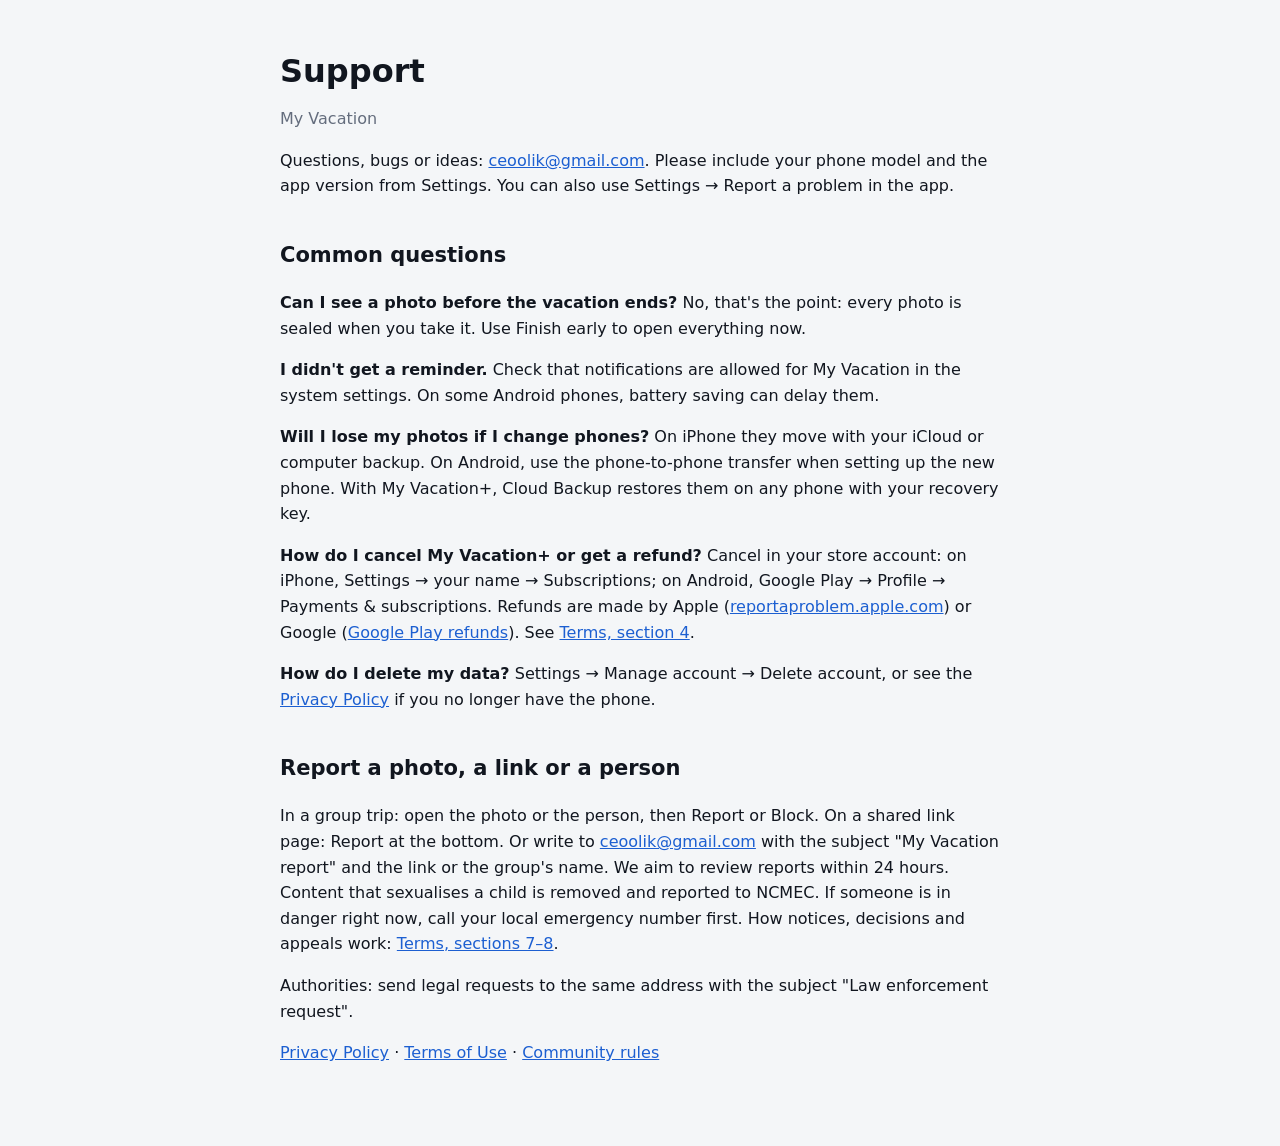
<file: support.html>
<!doctype html>
<!-- Source of https://recordsmen.github.io/my-vacation-legal/support.html. Render with docs/legal/build.py. Keep id="report". -->
<html lang="en">
<head>
<meta charset="utf-8">
<meta name="viewport" content="width=device-width, initial-scale=1">
<title>My Vacation — Support</title>
<link rel="stylesheet" href="legal.css">
</head>
<body>
<h1>Support</h1>
<p class="muted">My Vacation</p>
<p>Questions, bugs or ideas: <a href="mailto:ceoolik@gmail.com">ceoolik@gmail.com</a>. Please include your phone model and the app version from Settings. You can also use Settings → Report a problem in the app.</p>
<h2>Common questions</h2>
<p><b>Can I see a photo before the vacation ends?</b> No, that's the point: every photo is sealed when you take it. Use Finish early to open everything now.</p>
<p><b>I didn't get a reminder.</b> Check that notifications are allowed for My Vacation in the system settings. On some Android phones, battery saving can delay them.</p>
<p><b>Will I lose my photos if I change phones?</b> On iPhone they move with your iCloud or computer backup. On Android, use the phone-to-phone transfer when setting up the new phone. With My Vacation+, Cloud Backup restores them on any phone with your recovery key.</p>
<p><b>How do I cancel My Vacation+ or get a refund?</b> Cancel in your store account: on iPhone, Settings → your name → Subscriptions; on Android, Google Play → Profile → Payments &amp; subscriptions. Refunds are made by Apple (<a href="https://reportaproblem.apple.com">reportaproblem.apple.com</a>) or Google (<a href="https://support.google.com/googleplay/answer/2479637">Google Play refunds</a>). See <a href="terms.html#subscriptions">Terms, section 4</a>.</p>
<p><b>How do I delete my data?</b> Settings → Manage account → Delete account, or see the <a href="privacy.html#rights">Privacy Policy</a> if you no longer have the phone.</p>
<h2 id="report">Report a photo, a link or a person</h2>
<p>In a group trip: open the photo or the person, then Report or Block. On a shared link page: Report at the bottom. Or write to <a href="mailto:ceoolik@gmail.com?subject=My%20Vacation%20report">ceoolik@gmail.com</a> with the subject "My Vacation report" and the link or the group's name. We aim to review reports within 24 hours. Content that sexualises a child is removed and reported to NCMEC. If someone is in danger right now, call your local emergency number first. How notices, decisions and appeals work: <a href="terms.html#notice-and-action">Terms, sections 7–8</a>.</p>
<p>Authorities: send legal requests to the same address with the subject "Law enforcement request".</p>
<p><a href="privacy.html">Privacy Policy</a> · <a href="terms.html">Terms of Use</a> · <a href="terms.html#community-rules">Community rules</a></p>
</body>
</html>
</file>
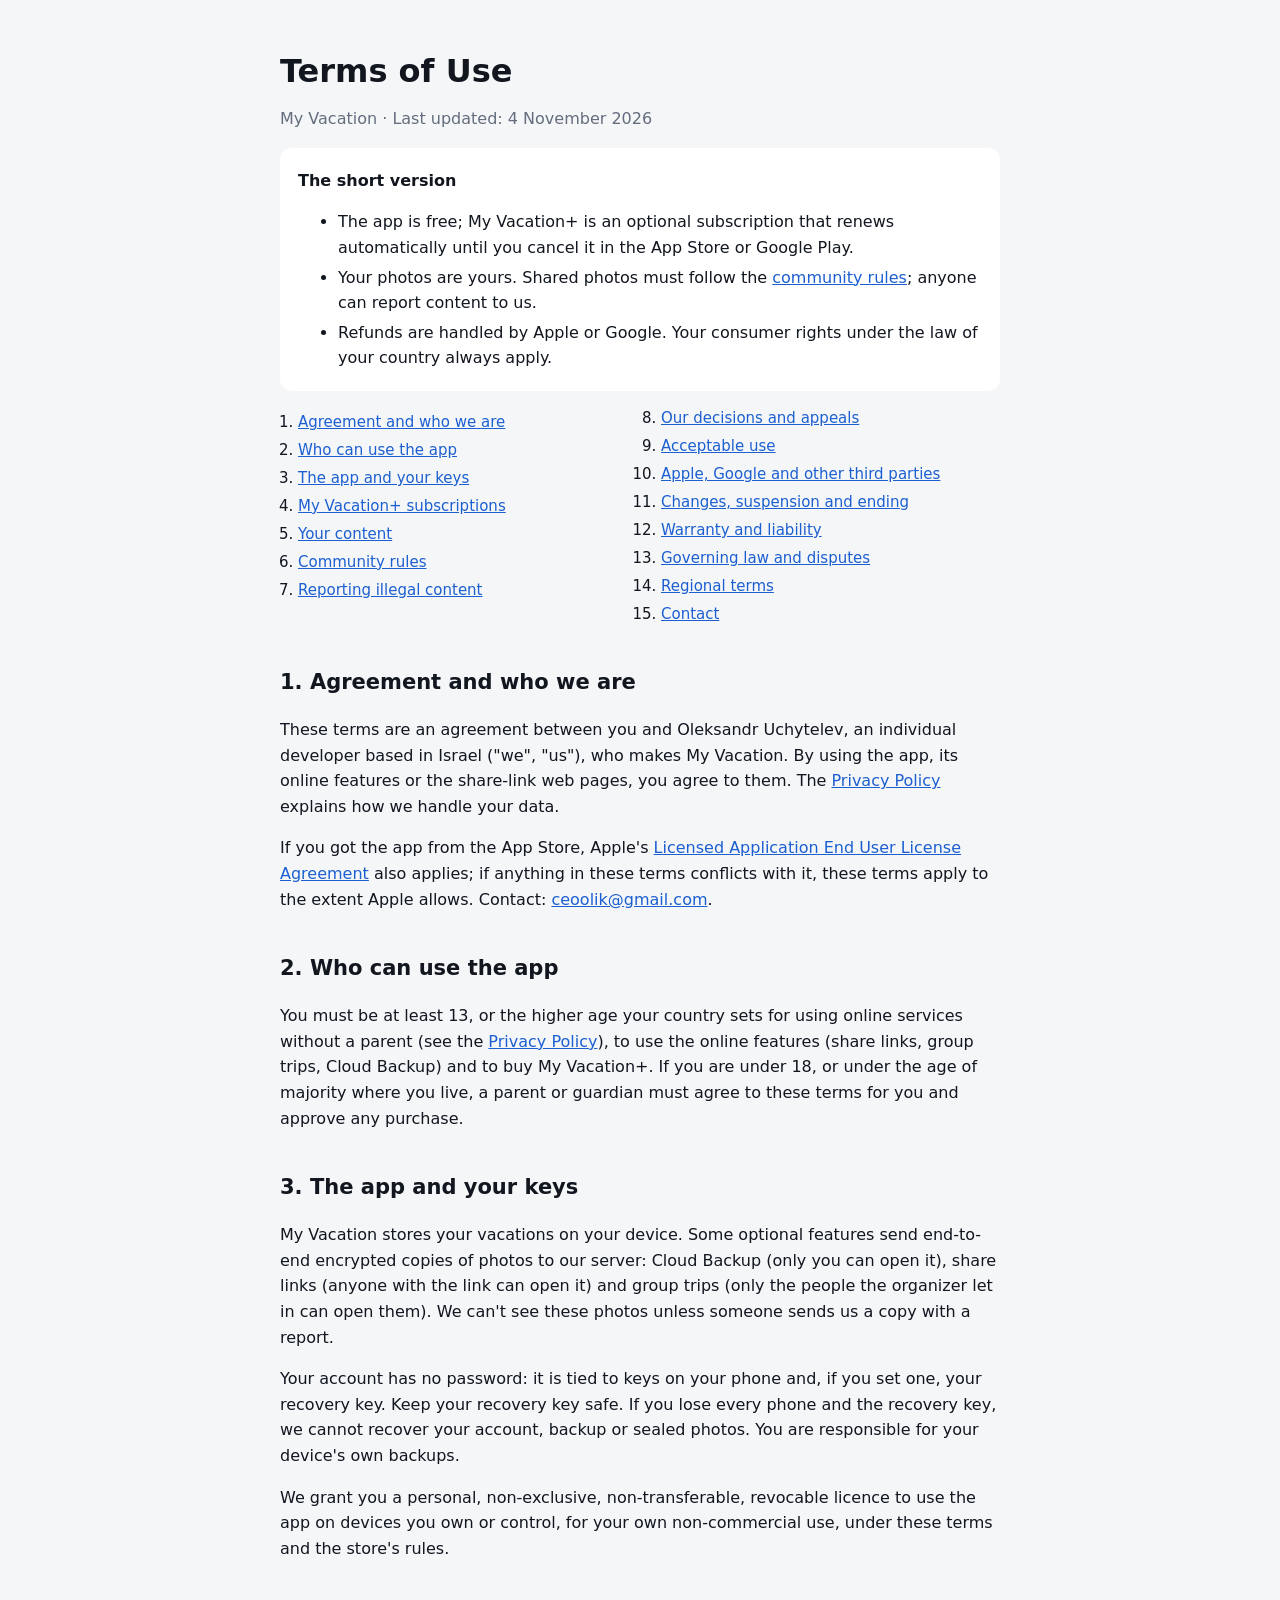
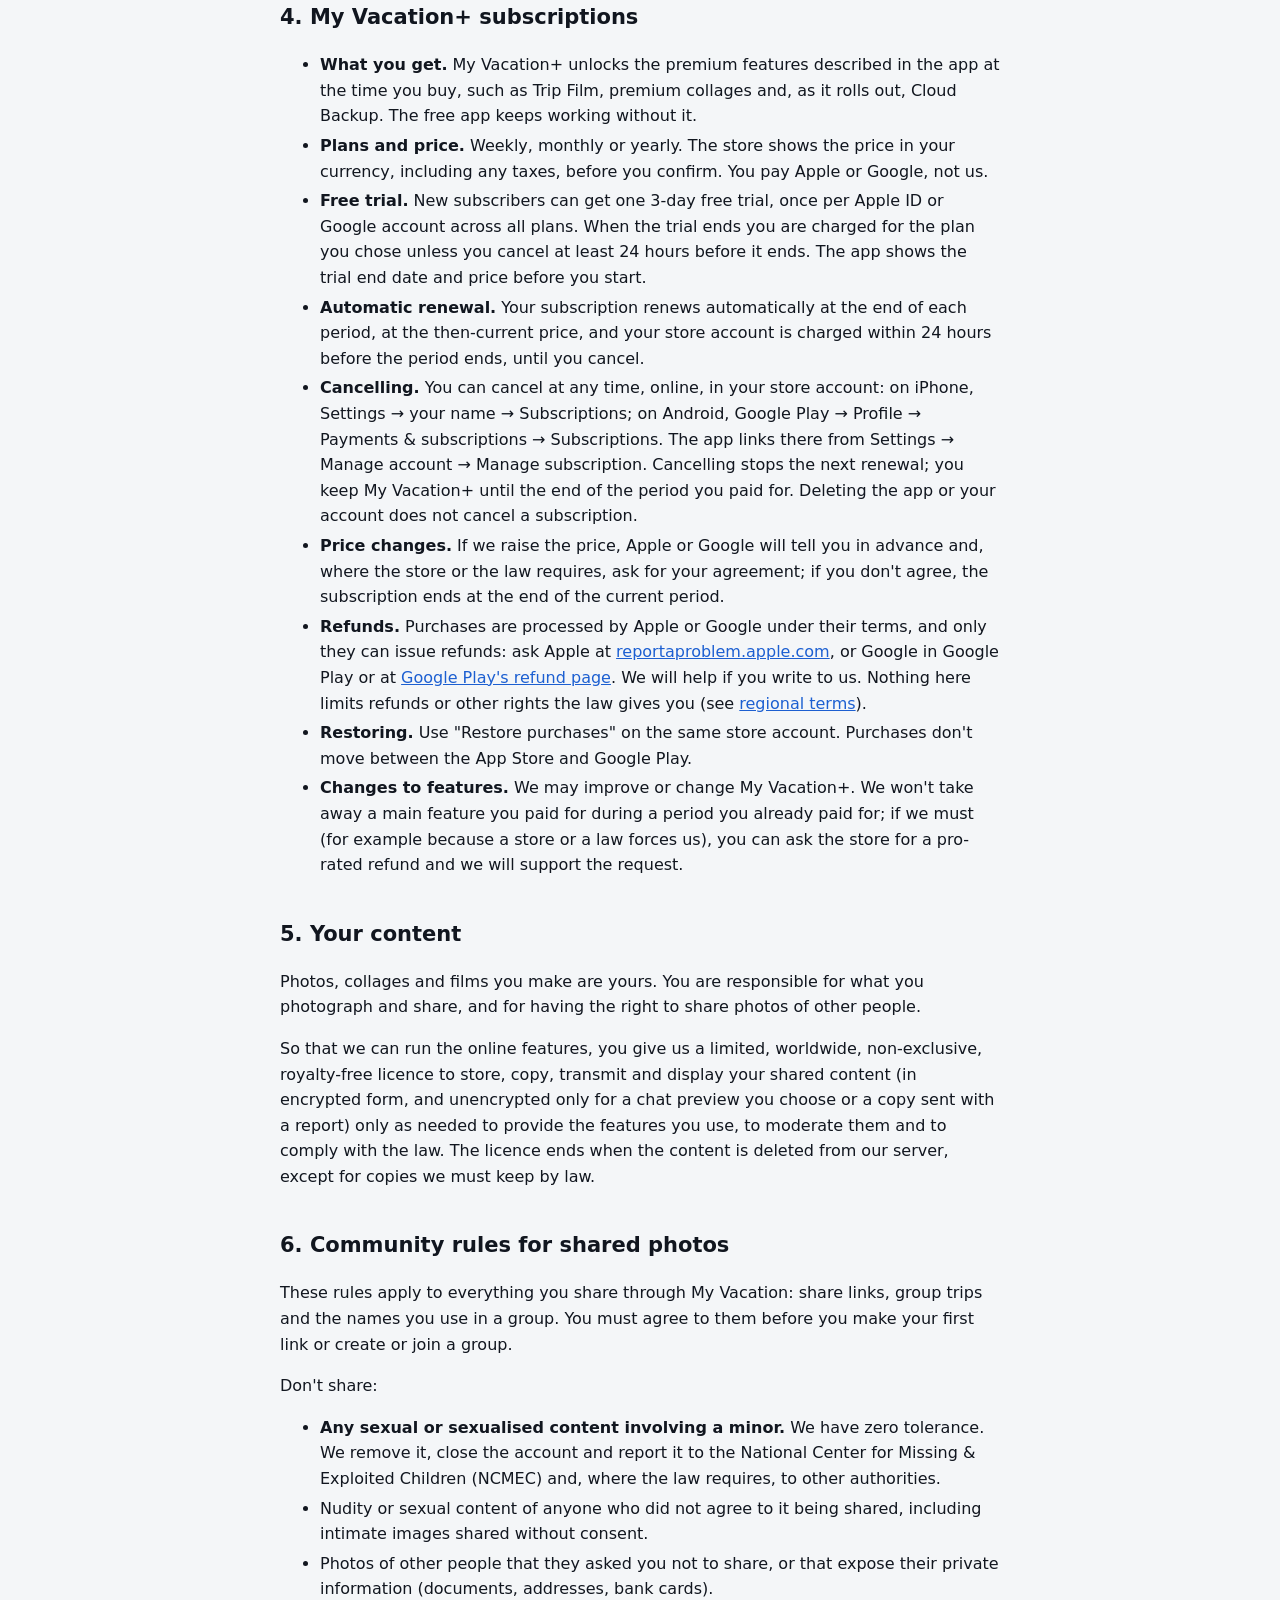
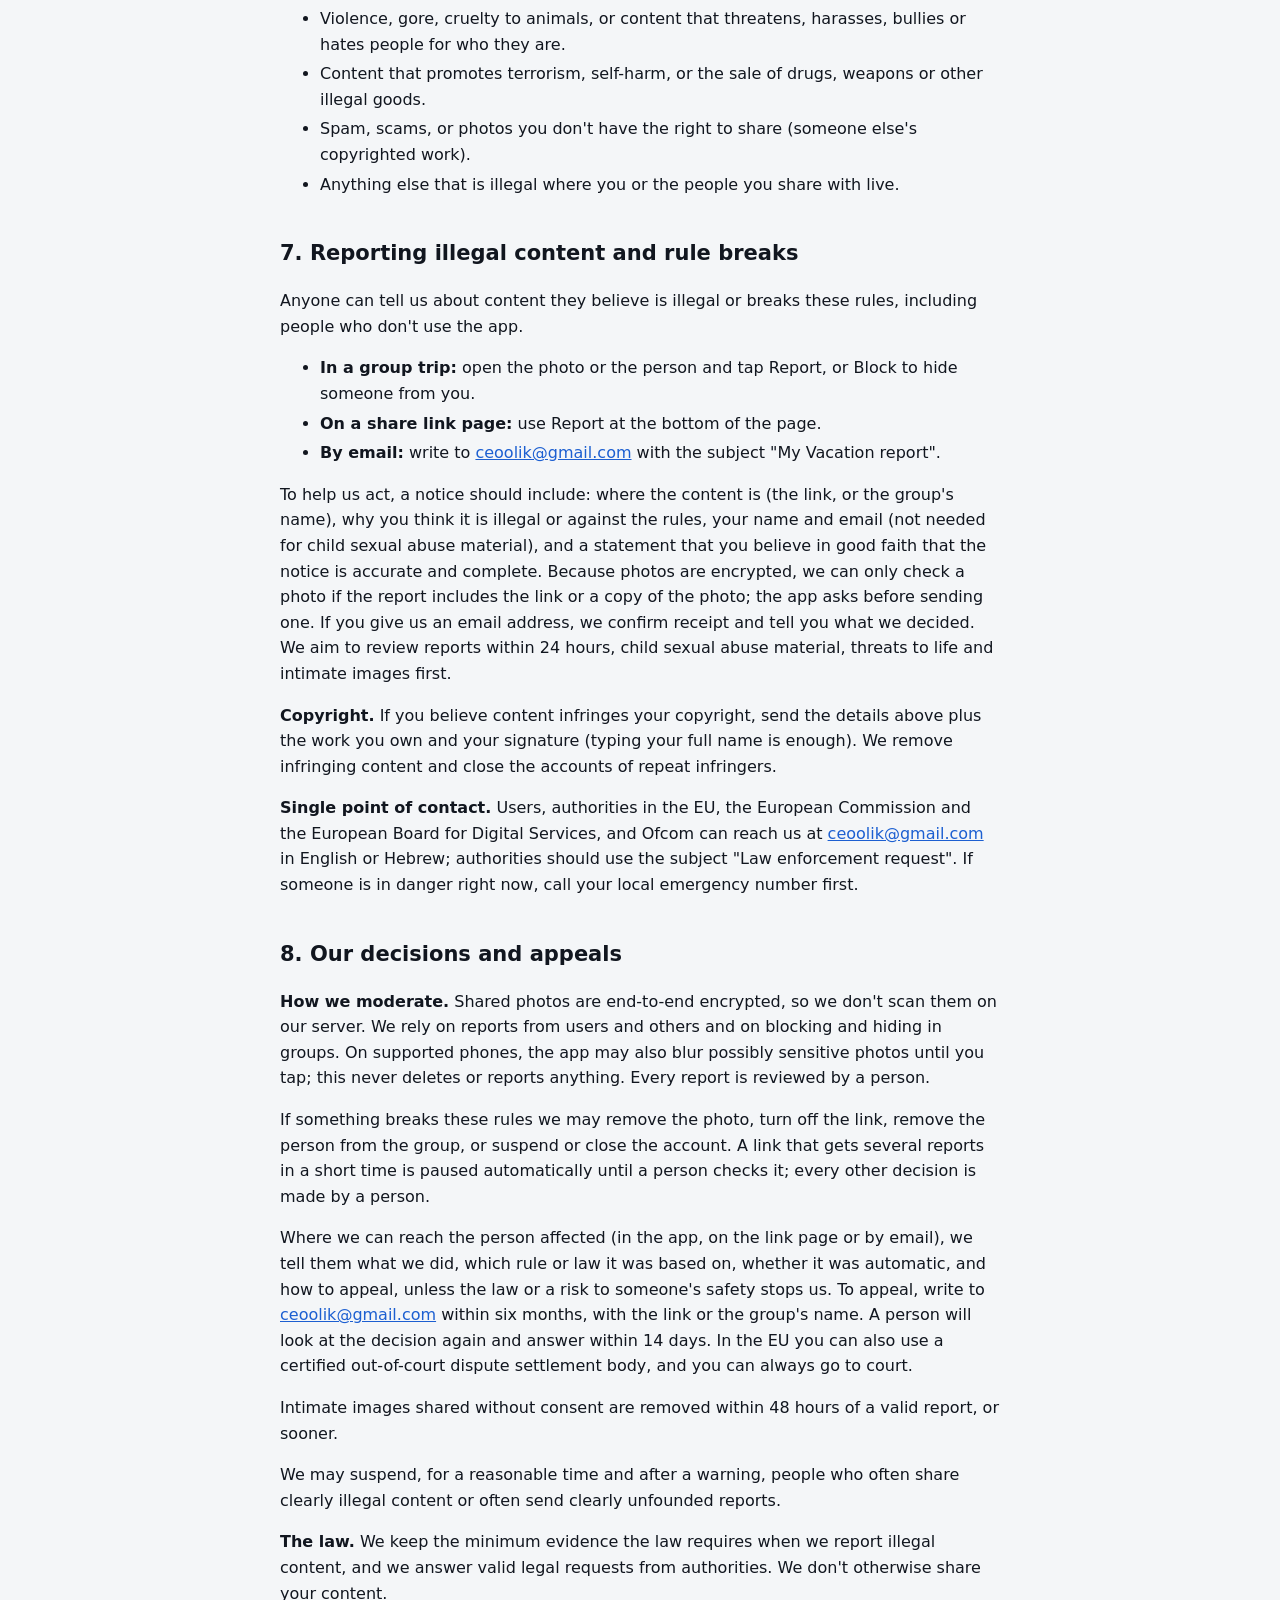
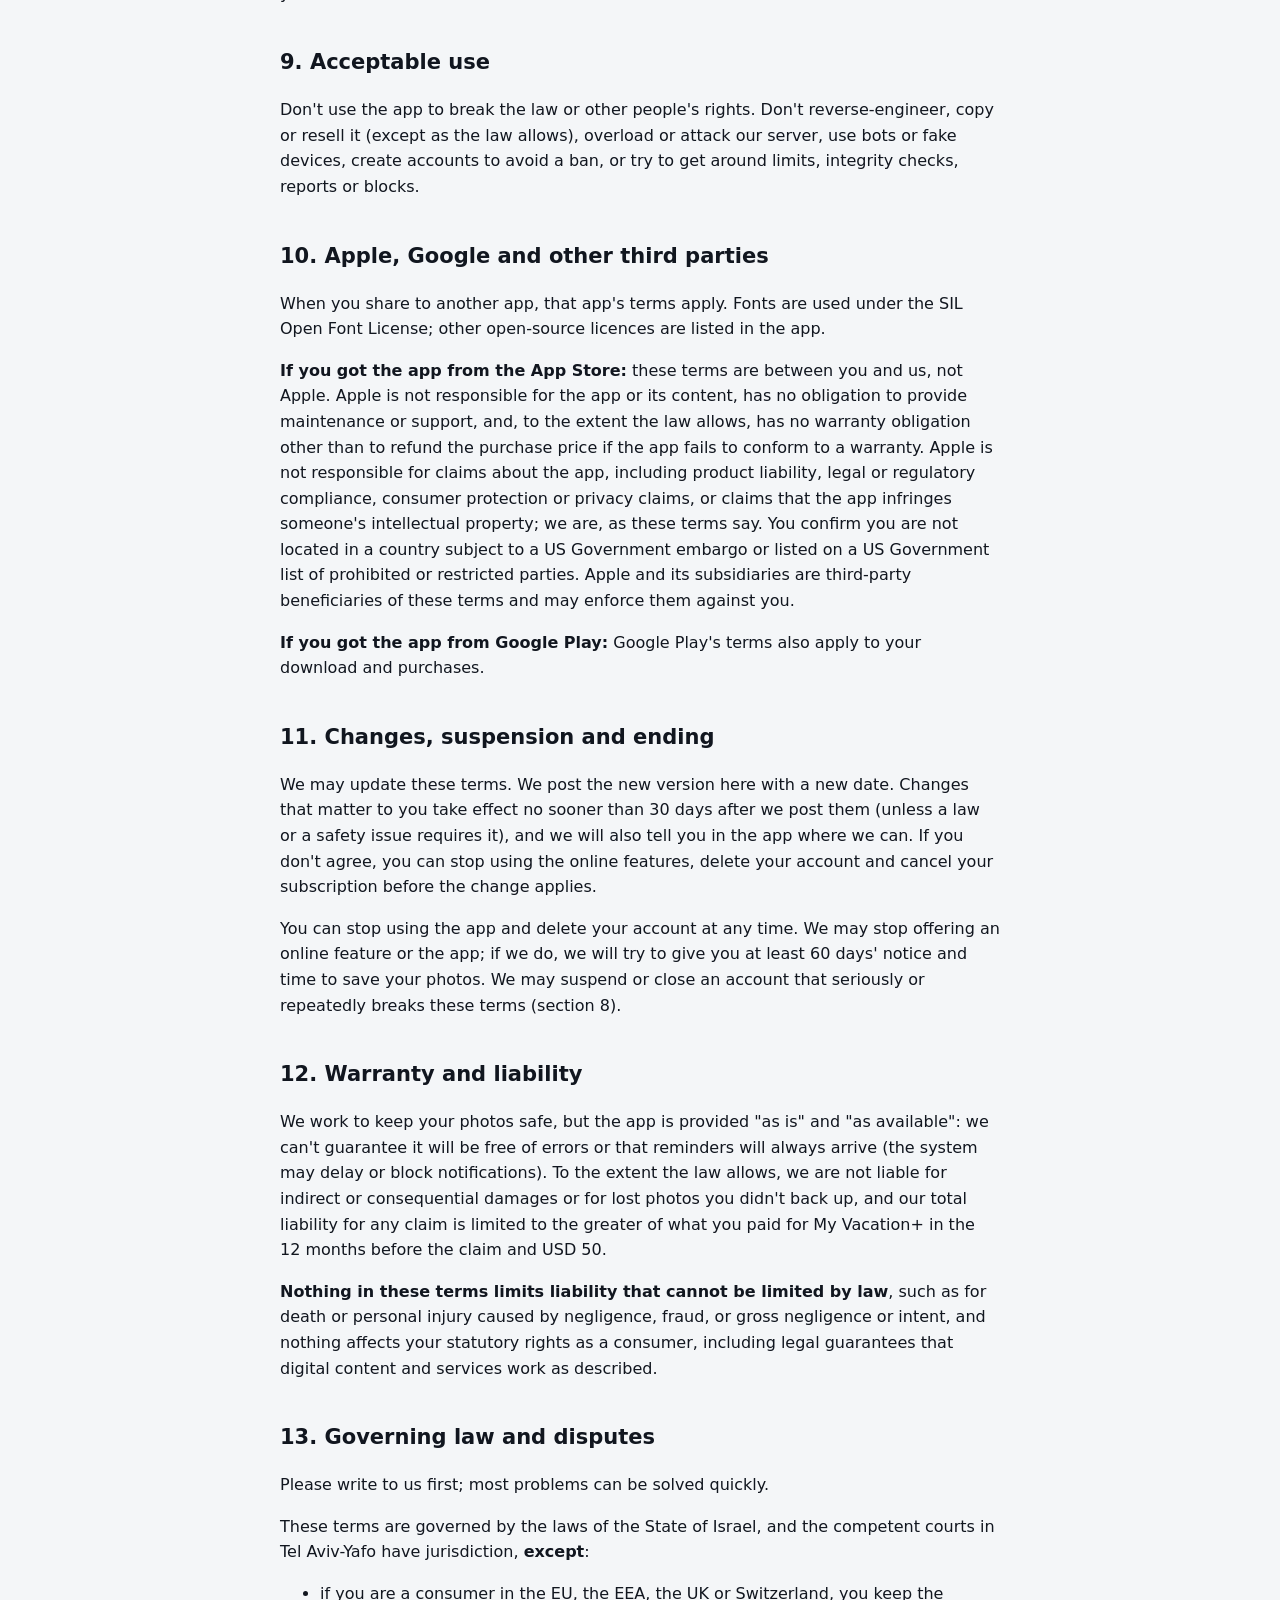
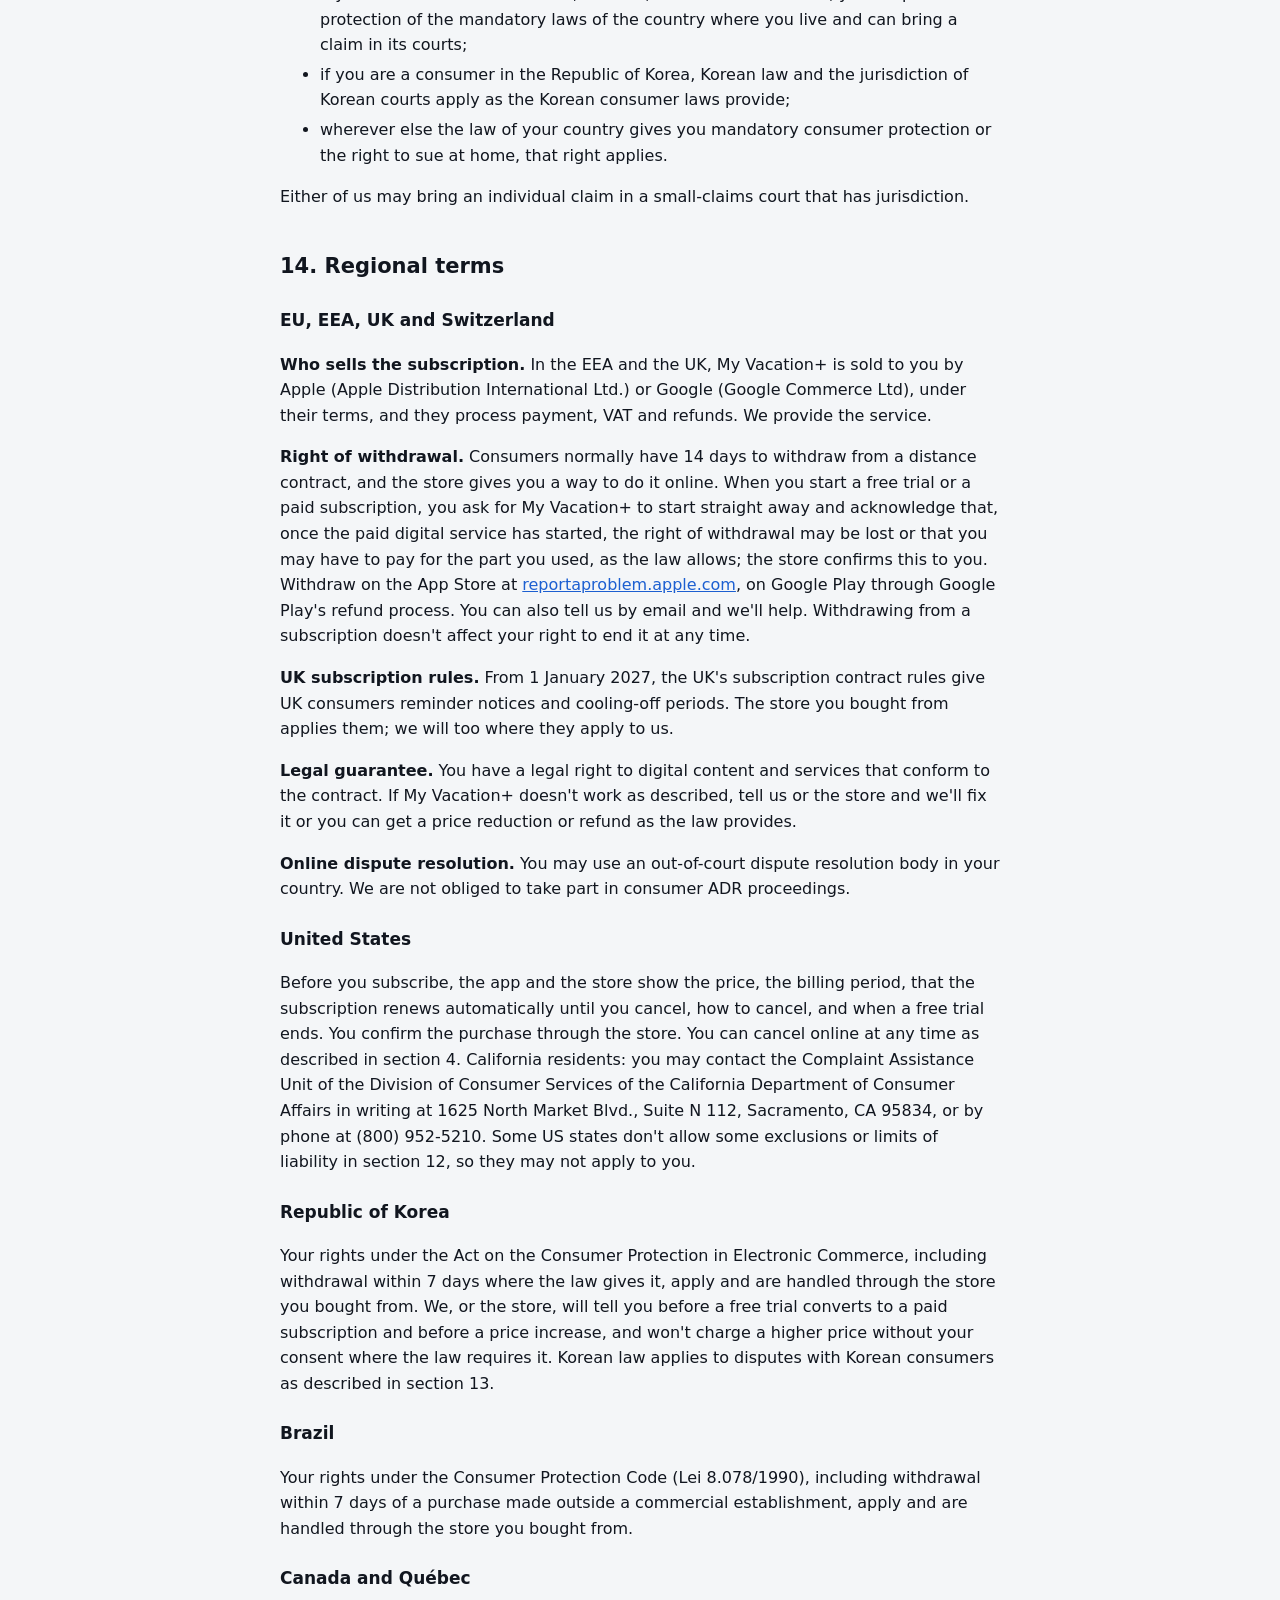
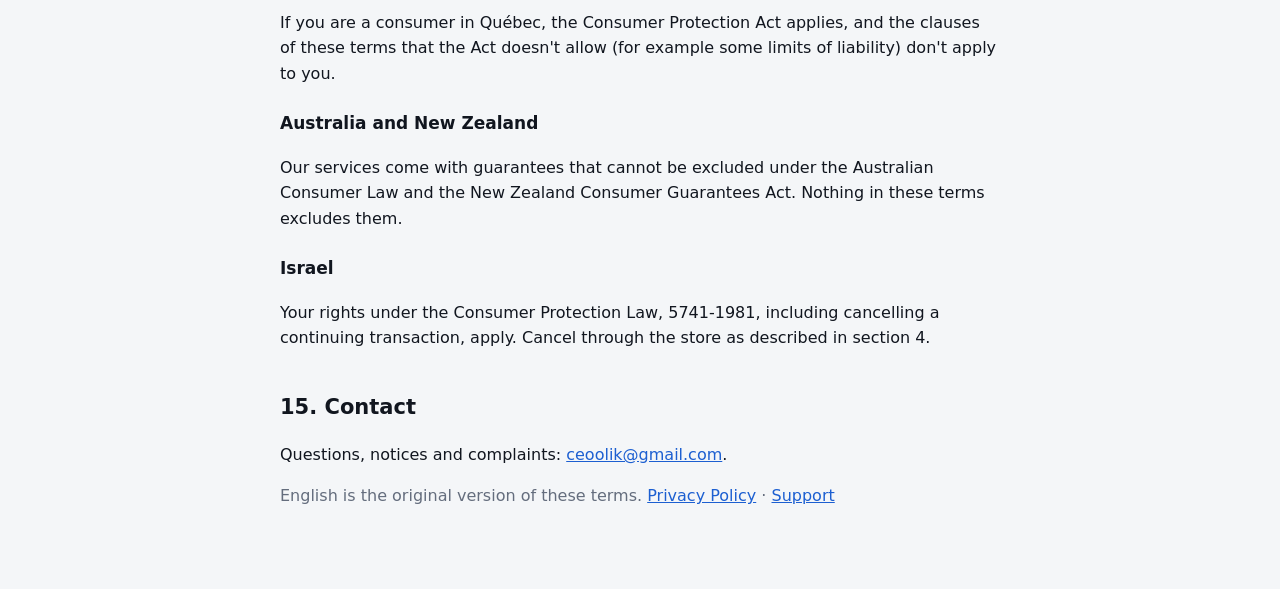
<file: terms.html>
<!doctype html>
<!--
  Source of https://recordsmen.github.io/my-vacation-legal/terms.html. Edit here, then render with docs/legal/build.py
  (contact details come from site.json). Draft for review by counsel: see docs/legal/FOR_LAWYER.md and JURISDICTIONS.md.
  Keep the ids: the app links to #community-rules.
-->
<html lang="en">
<head>
<meta charset="utf-8">
<meta name="viewport" content="width=device-width, initial-scale=1">
<title>My Vacation — Terms of Use</title>
<link rel="stylesheet" href="legal.css">
</head>
<body>
<h1>Terms of Use</h1>
<p class="muted">My Vacation · Last updated: 4 November 2026</p>

<div class="summary">
<p><b>The short version</b></p>
<ul>
  <li>The app is free; My Vacation+ is an optional subscription that renews automatically until you cancel it in the App Store or Google Play.</li>
  <li>Your photos are yours. Shared photos must follow the <a href="#community-rules">community rules</a>; anyone can report content to us.</li>
  <li>Refunds are handled by Apple or Google. Your consumer rights under the law of your country always apply.</li>
</ul>
</div>

<ol class="toc">
  <li><a href="#agreement">Agreement and who we are</a></li>
  <li><a href="#age">Who can use the app</a></li>
  <li><a href="#service">The app and your keys</a></li>
  <li><a href="#subscriptions">My Vacation+ subscriptions</a></li>
  <li><a href="#content">Your content</a></li>
  <li><a href="#community-rules">Community rules</a></li>
  <li><a href="#notice-and-action">Reporting illegal content</a></li>
  <li><a href="#decisions">Our decisions and appeals</a></li>
  <li><a href="#acceptable-use">Acceptable use</a></li>
  <li><a href="#third-party">Apple, Google and other third parties</a></li>
  <li><a href="#changes-ending">Changes, suspension and ending</a></li>
  <li><a href="#liability">Warranty and liability</a></li>
  <li><a href="#law">Governing law and disputes</a></li>
  <li><a href="#regions">Regional terms</a></li>
  <li><a href="#contact">Contact</a></li>
</ol>

<h2 id="agreement">1. Agreement and who we are</h2>
<p>These terms are an agreement between you and Oleksandr Uchytelev, an individual developer based in Israel ("we", "us"), who makes My Vacation. By using the app, its online features or the share-link web pages, you agree to them. The <a href="privacy.html">Privacy Policy</a> explains how we handle your data.</p>
<p>If you got the app from the App Store, Apple's <a href="https://www.apple.com/legal/internet-services/itunes/dev/stdeula/">Licensed Application End User License Agreement</a> also applies; if anything in these terms conflicts with it, these terms apply to the extent Apple allows. Contact: <a href="mailto:ceoolik@gmail.com">ceoolik@gmail.com</a>.</p>

<h2 id="age">2. Who can use the app</h2>
<p>You must be at least 13, or the higher age your country sets for using online services without a parent (see the <a href="privacy.html#other">Privacy Policy</a>), to use the online features (share links, group trips, Cloud Backup) and to buy My Vacation+. If you are under 18, or under the age of majority where you live, a parent or guardian must agree to these terms for you and approve any purchase.</p>

<h2 id="service">3. The app and your keys</h2>
<p>My Vacation stores your vacations on your device. Some optional features send end-to-end encrypted copies of photos to our server: Cloud Backup (only you can open it), share links (anyone with the link can open it) and group trips (only the people the organizer let in can open them). We can't see these photos unless someone sends us a copy with a report.</p>
<p>Your account has no password: it is tied to keys on your phone and, if you set one, your recovery key. Keep your recovery key safe. If you lose every phone and the recovery key, we cannot recover your account, backup or sealed photos. You are responsible for your device's own backups.</p>
<p>We grant you a personal, non-exclusive, non-transferable, revocable licence to use the app on devices you own or control, for your own non-commercial use, under these terms and the store's rules.</p>

<h2 id="subscriptions">4. My Vacation+ subscriptions</h2>
<ul>
  <li><b>What you get.</b> My Vacation+ unlocks the premium features described in the app at the time you buy, such as Trip Film, premium collages and, as it rolls out, Cloud Backup. The free app keeps working without it.</li>
  <li><b>Plans and price.</b> Weekly, monthly or yearly. The store shows the price in your currency, including any taxes, before you confirm. You pay Apple or Google, not us.</li>
  <li><b>Free trial.</b> New subscribers can get one 3-day free trial, once per Apple ID or Google account across all plans. When the trial ends you are charged for the plan you chose unless you cancel at least 24 hours before it ends. The app shows the trial end date and price before you start.</li>
  <li><b>Automatic renewal.</b> Your subscription renews automatically at the end of each period, at the then-current price, and your store account is charged within 24 hours before the period ends, until you cancel.</li>
  <li><b>Cancelling.</b> You can cancel at any time, online, in your store account: on iPhone, Settings → your name → Subscriptions; on Android, Google Play → Profile → Payments &amp; subscriptions → Subscriptions. The app links there from Settings → Manage account → Manage subscription. Cancelling stops the next renewal; you keep My Vacation+ until the end of the period you paid for. Deleting the app or your account does not cancel a subscription.</li>
  <li><b>Price changes.</b> If we raise the price, Apple or Google will tell you in advance and, where the store or the law requires, ask for your agreement; if you don't agree, the subscription ends at the end of the current period.</li>
  <li><b>Refunds.</b> Purchases are processed by Apple or Google under their terms, and only they can issue refunds: ask Apple at <a href="https://reportaproblem.apple.com">reportaproblem.apple.com</a>, or Google in Google Play or at <a href="https://support.google.com/googleplay/answer/2479637">Google Play's refund page</a>. We will help if you write to us. Nothing here limits refunds or other rights the law gives you (see <a href="#regions">regional terms</a>).</li>
  <li><b>Restoring.</b> Use "Restore purchases" on the same store account. Purchases don't move between the App Store and Google Play.</li>
  <li><b>Changes to features.</b> We may improve or change My Vacation+. We won't take away a main feature you paid for during a period you already paid for; if we must (for example because a store or a law forces us), you can ask the store for a pro-rated refund and we will support the request.</li>
</ul>

<h2 id="content">5. Your content</h2>
<p>Photos, collages and films you make are yours. You are responsible for what you photograph and share, and for having the right to share photos of other people.</p>
<p>So that we can run the online features, you give us a limited, worldwide, non-exclusive, royalty-free licence to store, copy, transmit and display your shared content (in encrypted form, and unencrypted only for a chat preview you choose or a copy sent with a report) only as needed to provide the features you use, to moderate them and to comply with the law. The licence ends when the content is deleted from our server, except for copies we must keep by law.</p>

<h2 id="community-rules">6. Community rules for shared photos</h2>
<p>These rules apply to everything you share through My Vacation: share links, group trips and the names you use in a group. You must agree to them before you make your first link or create or join a group.</p>
<p>Don't share:</p>
<ul>
  <li><b>Any sexual or sexualised content involving a minor.</b> We have zero tolerance. We remove it, close the account and report it to the National Center for Missing &amp; Exploited Children (NCMEC) and, where the law requires, to other authorities.</li>
  <li>Nudity or sexual content of anyone who did not agree to it being shared, including intimate images shared without consent.</li>
  <li>Photos of other people that they asked you not to share, or that expose their private information (documents, addresses, bank cards).</li>
  <li>Violence, gore, cruelty to animals, or content that threatens, harasses, bullies or hates people for who they are.</li>
  <li>Content that promotes terrorism, self-harm, or the sale of drugs, weapons or other illegal goods.</li>
  <li>Spam, scams, or photos you don't have the right to share (someone else's copyrighted work).</li>
  <li>Anything else that is illegal where you or the people you share with live.</li>
</ul>

<h2 id="notice-and-action">7. Reporting illegal content and rule breaks</h2>
<p>Anyone can tell us about content they believe is illegal or breaks these rules, including people who don't use the app.</p>
<ul>
  <li><b>In a group trip:</b> open the photo or the person and tap Report, or Block to hide someone from you.</li>
  <li><b>On a share link page:</b> use Report at the bottom of the page.</li>
  <li><b>By email:</b> write to <a href="mailto:ceoolik@gmail.com?subject=My%20Vacation%20report">ceoolik@gmail.com</a> with the subject "My Vacation report".</li>
</ul>
<p>To help us act, a notice should include: where the content is (the link, or the group's name), why you think it is illegal or against the rules, your name and email (not needed for child sexual abuse material), and a statement that you believe in good faith that the notice is accurate and complete. Because photos are encrypted, we can only check a photo if the report includes the link or a copy of the photo; the app asks before sending one. If you give us an email address, we confirm receipt and tell you what we decided. We aim to review reports within 24 hours, child sexual abuse material, threats to life and intimate images first.</p>
<p><b>Copyright.</b> If you believe content infringes your copyright, send the details above plus the work you own and your signature (typing your full name is enough). We remove infringing content and close the accounts of repeat infringers.</p>
<p><b>Single point of contact.</b> Users, authorities in the EU, the European Commission and the European Board for Digital Services, and Ofcom can reach us at <a href="mailto:ceoolik@gmail.com">ceoolik@gmail.com</a> in English or Hebrew; authorities should use the subject "Law enforcement request".  If someone is in danger right now, call your local emergency number first.</p>

<h2 id="decisions">8. Our decisions and appeals</h2>
<p><b>How we moderate.</b> Shared photos are end-to-end encrypted, so we don't scan them on our server. We rely on reports from users and others and on blocking and hiding in groups. On supported phones, the app may also blur possibly sensitive photos until you tap; this never deletes or reports anything. Every report is reviewed by a person.</p>
<p>If something breaks these rules we may remove the photo, turn off the link, remove the person from the group, or suspend or close the account. A link that gets several reports in a short time is paused automatically until a person checks it; every other decision is made by a person.</p>
<p>Where we can reach the person affected (in the app, on the link page or by email), we tell them what we did, which rule or law it was based on, whether it was automatic, and how to appeal, unless the law or a risk to someone's safety stops us. To appeal, write to <a href="mailto:ceoolik@gmail.com?subject=My%20Vacation%20appeal">ceoolik@gmail.com</a> within six months, with the link or the group's name. A person will look at the decision again and answer within 14 days. In the EU you can also use a certified out-of-court dispute settlement body, and you can always go to court.</p>
<p>Intimate images shared without consent are removed within 48 hours of a valid report, or sooner.</p>
<p>We may suspend, for a reasonable time and after a warning, people who often share clearly illegal content or often send clearly unfounded reports.</p>
<p><b>The law.</b> We keep the minimum evidence the law requires when we report illegal content, and we answer valid legal requests from authorities. We don't otherwise share your content.</p>

<h2 id="acceptable-use">9. Acceptable use</h2>
<p>Don't use the app to break the law or other people's rights. Don't reverse-engineer, copy or resell it (except as the law allows), overload or attack our server, use bots or fake devices, create accounts to avoid a ban, or try to get around limits, integrity checks, reports or blocks.</p>

<h2 id="third-party">10. Apple, Google and other third parties</h2>
<p>When you share to another app, that app's terms apply. Fonts are used under the SIL Open Font License; other open-source licences are listed in the app.</p>
<p><b>If you got the app from the App Store:</b> these terms are between you and us, not Apple. Apple is not responsible for the app or its content, has no obligation to provide maintenance or support, and, to the extent the law allows, has no warranty obligation other than to refund the purchase price if the app fails to conform to a warranty. Apple is not responsible for claims about the app, including product liability, legal or regulatory compliance, consumer protection or privacy claims, or claims that the app infringes someone's intellectual property; we are, as these terms say. You confirm you are not located in a country subject to a US Government embargo or listed on a US Government list of prohibited or restricted parties. Apple and its subsidiaries are third-party beneficiaries of these terms and may enforce them against you.</p>
<p><b>If you got the app from Google Play:</b> Google Play's terms also apply to your download and purchases.</p>

<h2 id="changes-ending">11. Changes, suspension and ending</h2>
<p>We may update these terms. We post the new version here with a new date. Changes that matter to you take effect no sooner than 30 days after we post them (unless a law or a safety issue requires it), and we will also tell you in the app where we can. If you don't agree, you can stop using the online features, delete your account and cancel your subscription before the change applies.</p>
<p>You can stop using the app and delete your account at any time. We may stop offering an online feature or the app; if we do, we will try to give you at least 60 days' notice and time to save your photos. We may suspend or close an account that seriously or repeatedly breaks these terms (section 8).</p>

<h2 id="liability">12. Warranty and liability</h2>
<p>We work to keep your photos safe, but the app is provided "as is" and "as available": we can't guarantee it will be free of errors or that reminders will always arrive (the system may delay or block notifications). To the extent the law allows, we are not liable for indirect or consequential damages or for lost photos you didn't back up, and our total liability for any claim is limited to the greater of what you paid for My Vacation+ in the 12 months before the claim and USD 50.</p>
<p><b>Nothing in these terms limits liability that cannot be limited by law</b>, such as for death or personal injury caused by negligence, fraud, or gross negligence or intent, and nothing affects your statutory rights as a consumer, including legal guarantees that digital content and services work as described.</p>

<h2 id="law">13. Governing law and disputes</h2>
<p>Please write to us first; most problems can be solved quickly.</p>
<p>These terms are governed by the laws of the State of Israel, and the competent courts in Tel Aviv-Yafo have jurisdiction, <b>except</b>:</p>
<ul>
  <li>if you are a consumer in the EU, the EEA, the UK or Switzerland, you keep the protection of the mandatory laws of the country where you live and can bring a claim in its courts;</li>
  <li>if you are a consumer in the Republic of Korea, Korean law and the jurisdiction of Korean courts apply as the Korean consumer laws provide;</li>
  <li>wherever else the law of your country gives you mandatory consumer protection or the right to sue at home, that right applies.</li>
</ul>
<p>Either of us may bring an individual claim in a small-claims court that has jurisdiction.</p>

<h2 id="regions">14. Regional terms</h2>

<h3 id="eu-uk-consumers">EU, EEA, UK and Switzerland</h3>
<p><b>Who sells the subscription.</b> In the EEA and the UK, My Vacation+ is sold to you by Apple (Apple Distribution International Ltd.) or Google (Google Commerce Ltd), under their terms, and they process payment, VAT and refunds. We provide the service.</p>
<p><b>Right of withdrawal.</b> Consumers normally have 14 days to withdraw from a distance contract, and the store gives you a way to do it online. When you start a free trial or a paid subscription, you ask for My Vacation+ to start straight away and acknowledge that, once the paid digital service has started, the right of withdrawal may be lost or that you may have to pay for the part you used, as the law allows; the store confirms this to you. Withdraw on the App Store at <a href="https://reportaproblem.apple.com">reportaproblem.apple.com</a>, on Google Play through Google Play's refund process. You can also tell us by email and we'll help. Withdrawing from a subscription doesn't affect your right to end it at any time.</p>
<p><b>UK subscription rules.</b> From 1 January 2027, the UK's subscription contract rules give UK consumers reminder notices and cooling-off periods. The store you bought from applies them; we will too where they apply to us.</p>
<p><b>Legal guarantee.</b> You have a legal right to digital content and services that conform to the contract. If My Vacation+ doesn't work as described, tell us or the store and we'll fix it or you can get a price reduction or refund as the law provides.</p>
<p><b>Online dispute resolution.</b> You may use an out-of-court dispute resolution body in your country. We are not obliged to take part in consumer ADR proceedings.</p>

<h3 id="us-terms">United States</h3>
<p>Before you subscribe, the app and the store show the price, the billing period, that the subscription renews automatically until you cancel, how to cancel, and when a free trial ends. You confirm the purchase through the store. You can cancel online at any time as described in section 4. California residents: you may contact the Complaint Assistance Unit of the Division of Consumer Services of the California Department of Consumer Affairs in writing at 1625 North Market Blvd., Suite N 112, Sacramento, CA 95834, or by phone at (800) 952-5210. Some US states don't allow some exclusions or limits of liability in section 12, so they may not apply to you.</p>

<h3 id="korea-terms">Republic of Korea</h3>
<p>Your rights under the Act on the Consumer Protection in Electronic Commerce, including withdrawal within 7 days where the law gives it, apply and are handled through the store you bought from. We, or the store, will tell you before a free trial converts to a paid subscription and before a price increase, and won't charge a higher price without your consent where the law requires it. Korean law applies to disputes with Korean consumers as described in section 13.</p>

<h3 id="brazil-terms">Brazil</h3>
<p>Your rights under the Consumer Protection Code (Lei 8.078/1990), including withdrawal within 7 days of a purchase made outside a commercial establishment, apply and are handled through the store you bought from.</p>

<h3 id="quebec-terms">Canada and Québec</h3>
<p>If you are a consumer in Québec, the Consumer Protection Act applies, and the clauses of these terms that the Act doesn't allow (for example some limits of liability) don't apply to you.</p>

<h3 id="australia-terms">Australia and New Zealand</h3>
<p>Our services come with guarantees that cannot be excluded under the Australian Consumer Law and the New Zealand Consumer Guarantees Act. Nothing in these terms excludes them.</p>

<h3 id="israel-terms">Israel</h3>
<p>Your rights under the Consumer Protection Law, 5741-1981, including cancelling a continuing transaction, apply. Cancel through the store as described in section 4.</p>

<h2 id="contact">15. Contact</h2>
<p>Questions, notices and complaints: <a href="mailto:ceoolik@gmail.com">ceoolik@gmail.com</a>. </p>
<p class="muted">English is the original version of these terms. <a href="privacy.html">Privacy Policy</a> · <a href="support.html">Support</a></p>
</body>
</html>
</file>
<file: legal.css>
body { font: 16px/1.6 -apple-system, system-ui, "Segoe UI", sans-serif; max-width: 720px; margin: 0 auto; padding: 32px 20px 64px; color: #11161F; background: #F4F6F8; }
h1 { font-size: 32px; line-height: 1.15; margin-bottom: 4px; }
h2 { font-size: 21px; margin-top: 40px; }
h3 { font-size: 17px; margin-top: 24px; }
a { color: #1C5FD1; }
li { margin: 4px 0; }
.muted { color: #646D7D; }
.draft { background: #FFF4D6; border: 1px solid #E8C565; border-radius: 10px; padding: 12px 14px; font-size: 14px; }
.summary { background: #FFFFFF; border-radius: 12px; padding: 4px 18px; }
.toc { columns: 2; column-gap: 24px; font-size: 15px; padding-left: 18px; }
.placeholder { background: #FFE3E0; padding: 0 4px; border-radius: 4px; }
table { border-collapse: collapse; width: 100%; font-size: 14px; background: #FFFFFF; }
th, td { border: 1px solid #DDE1E7; padding: 6px 8px; text-align: left; vertical-align: top; }
th { background: #EEF1F5; }
.table-wrap { overflow-x: auto; }
@media (max-width: 560px) { .toc { columns: 1; } }
</file>
